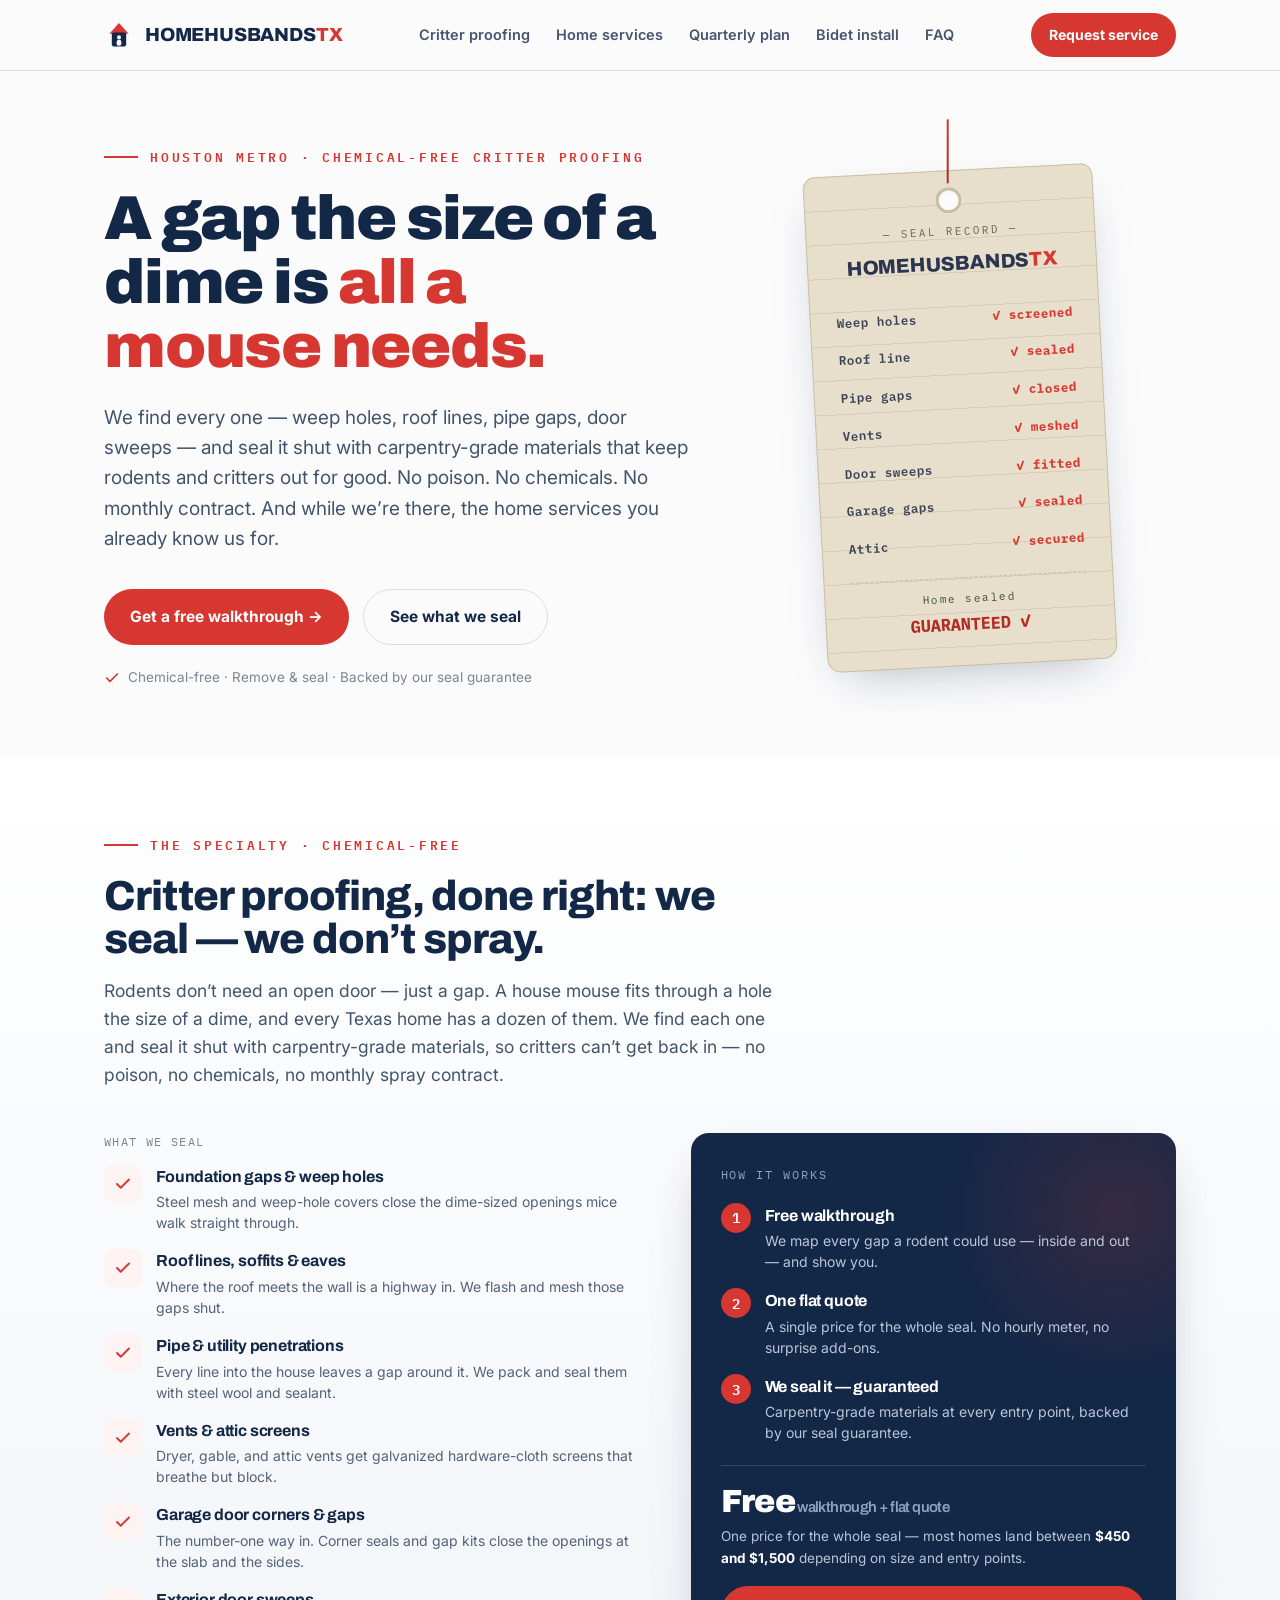
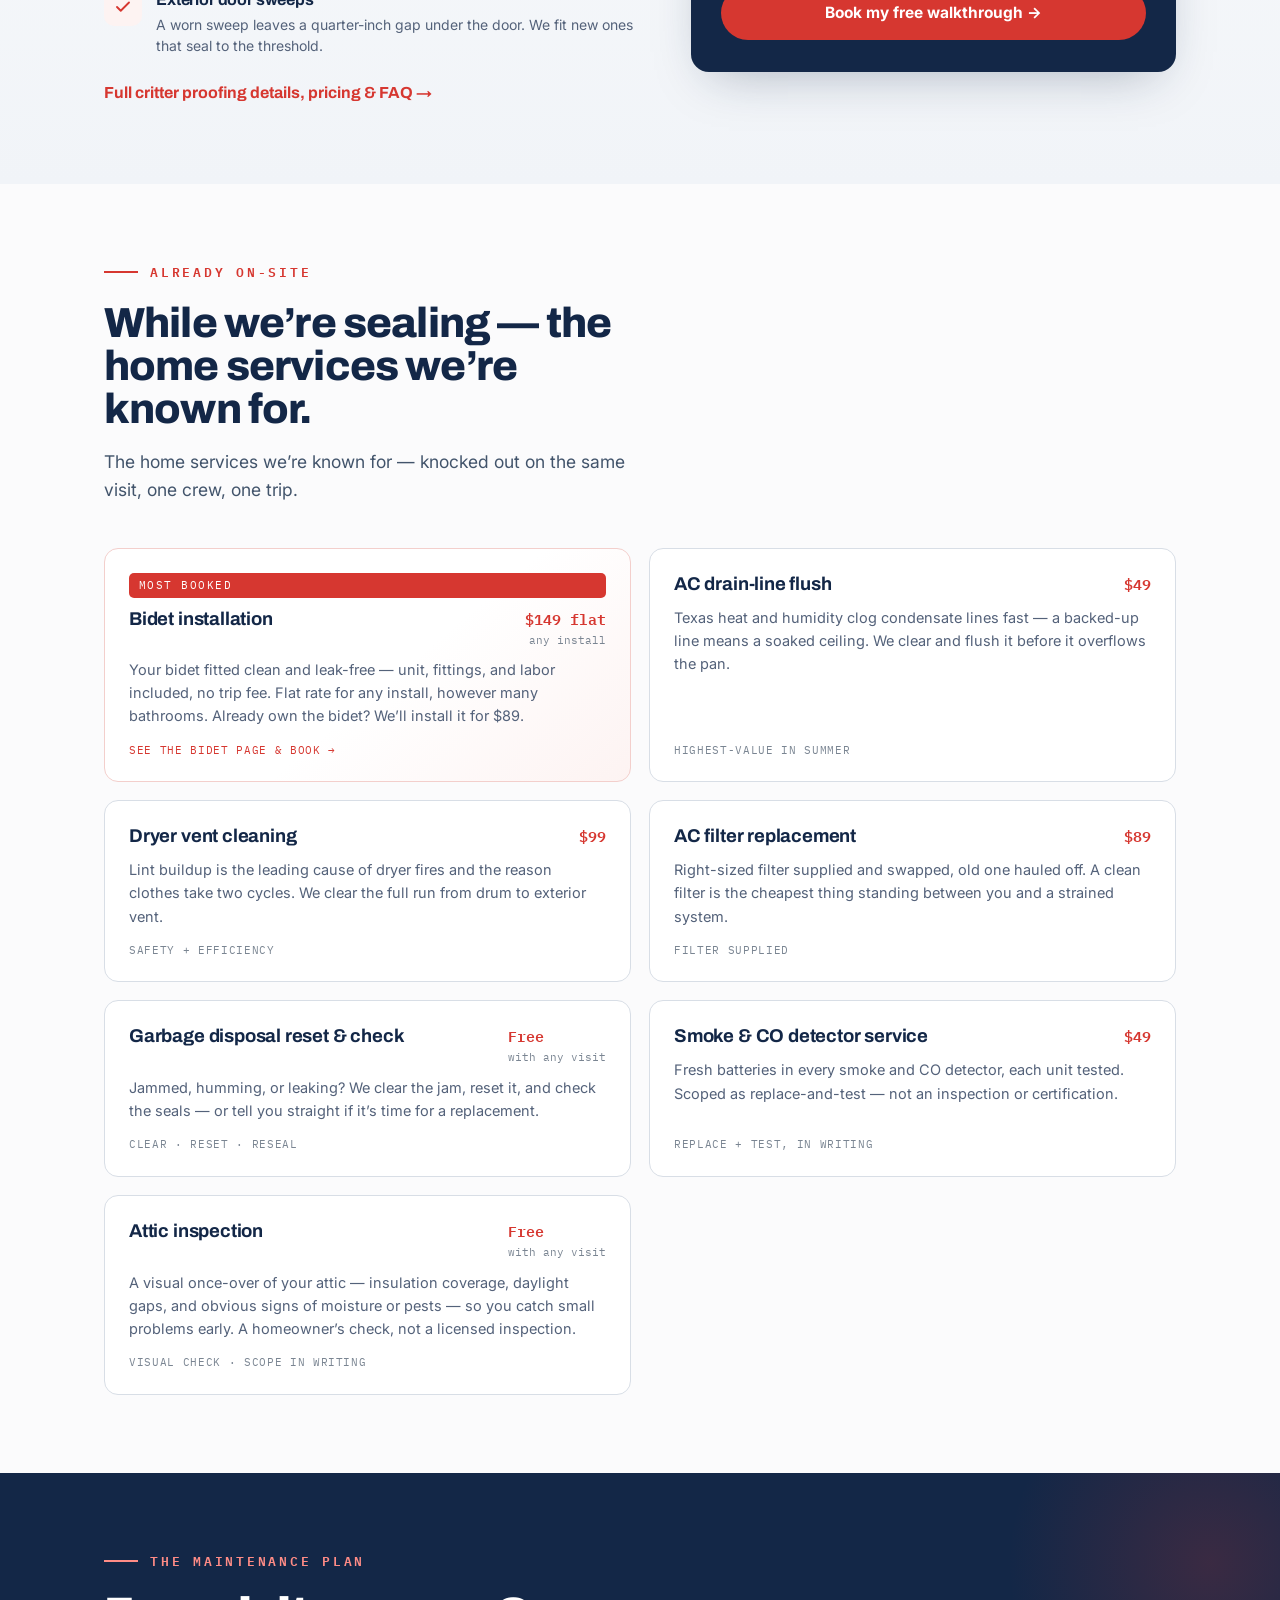
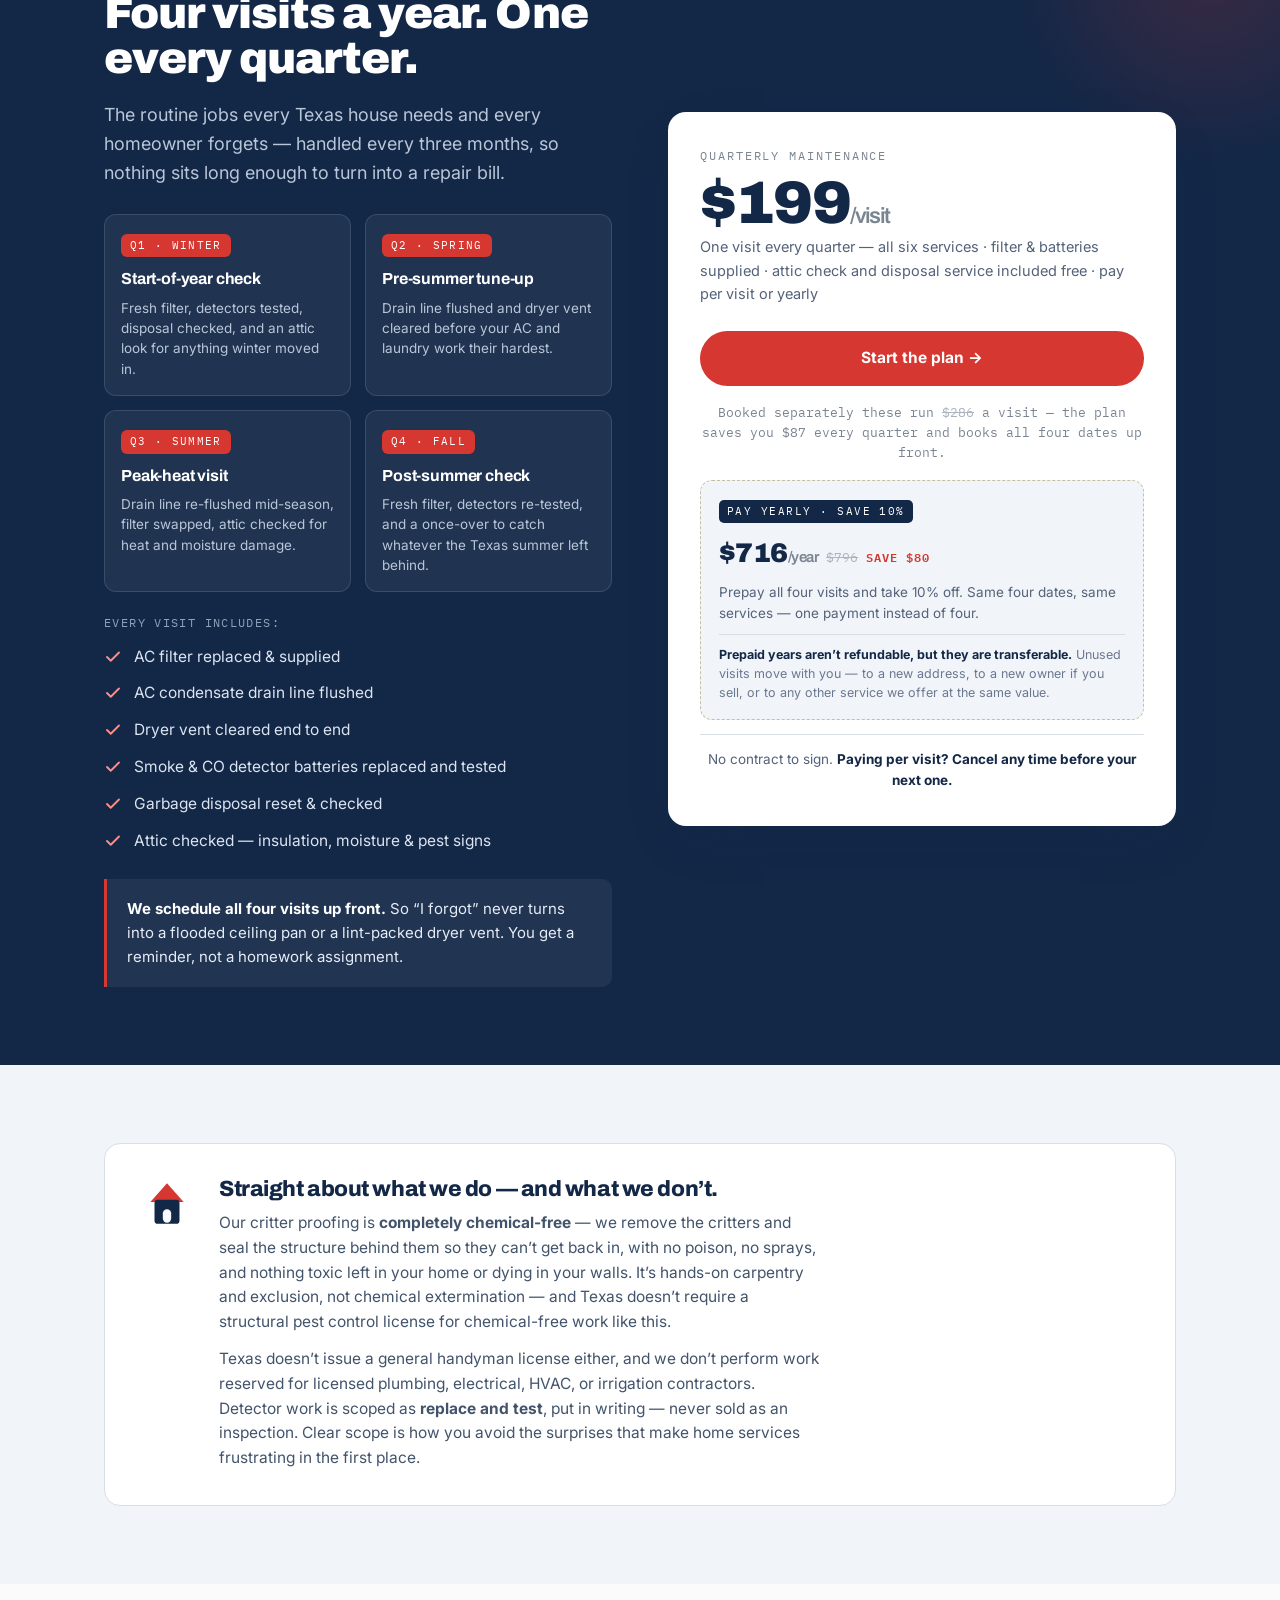
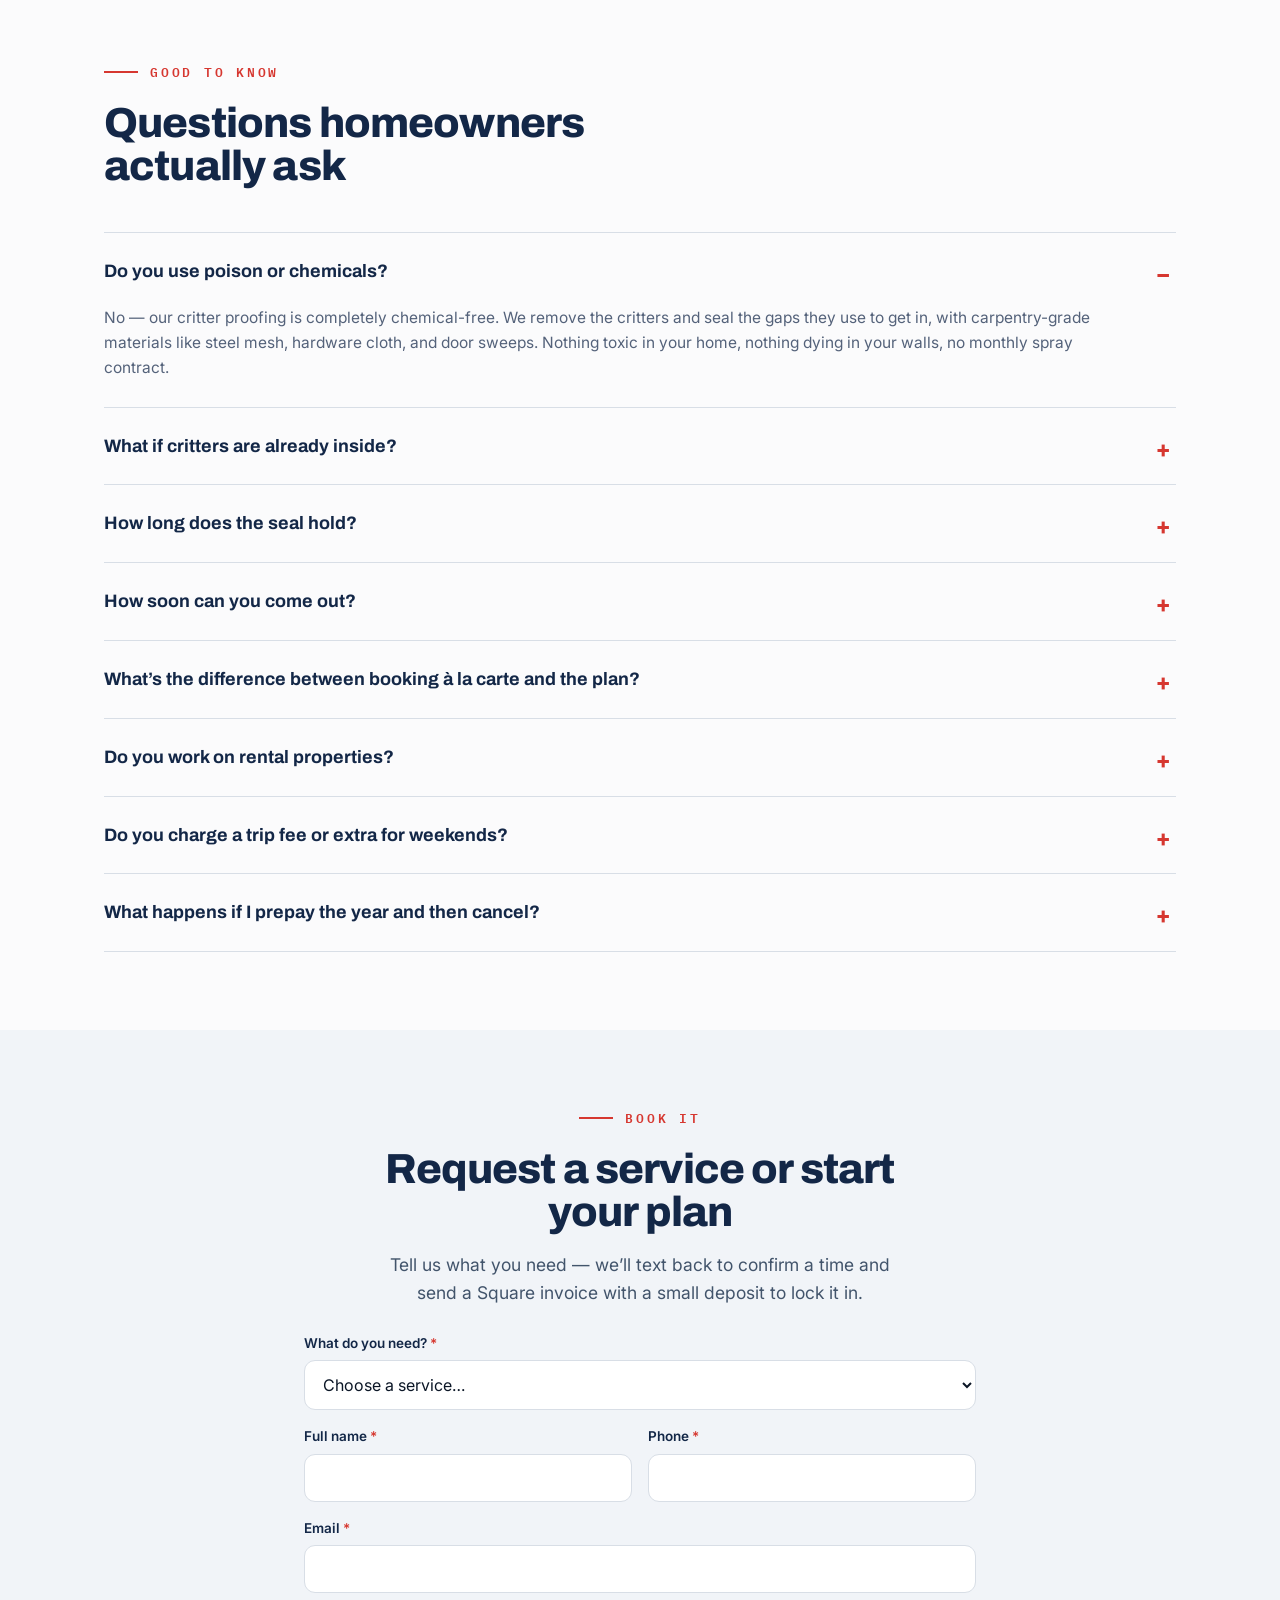
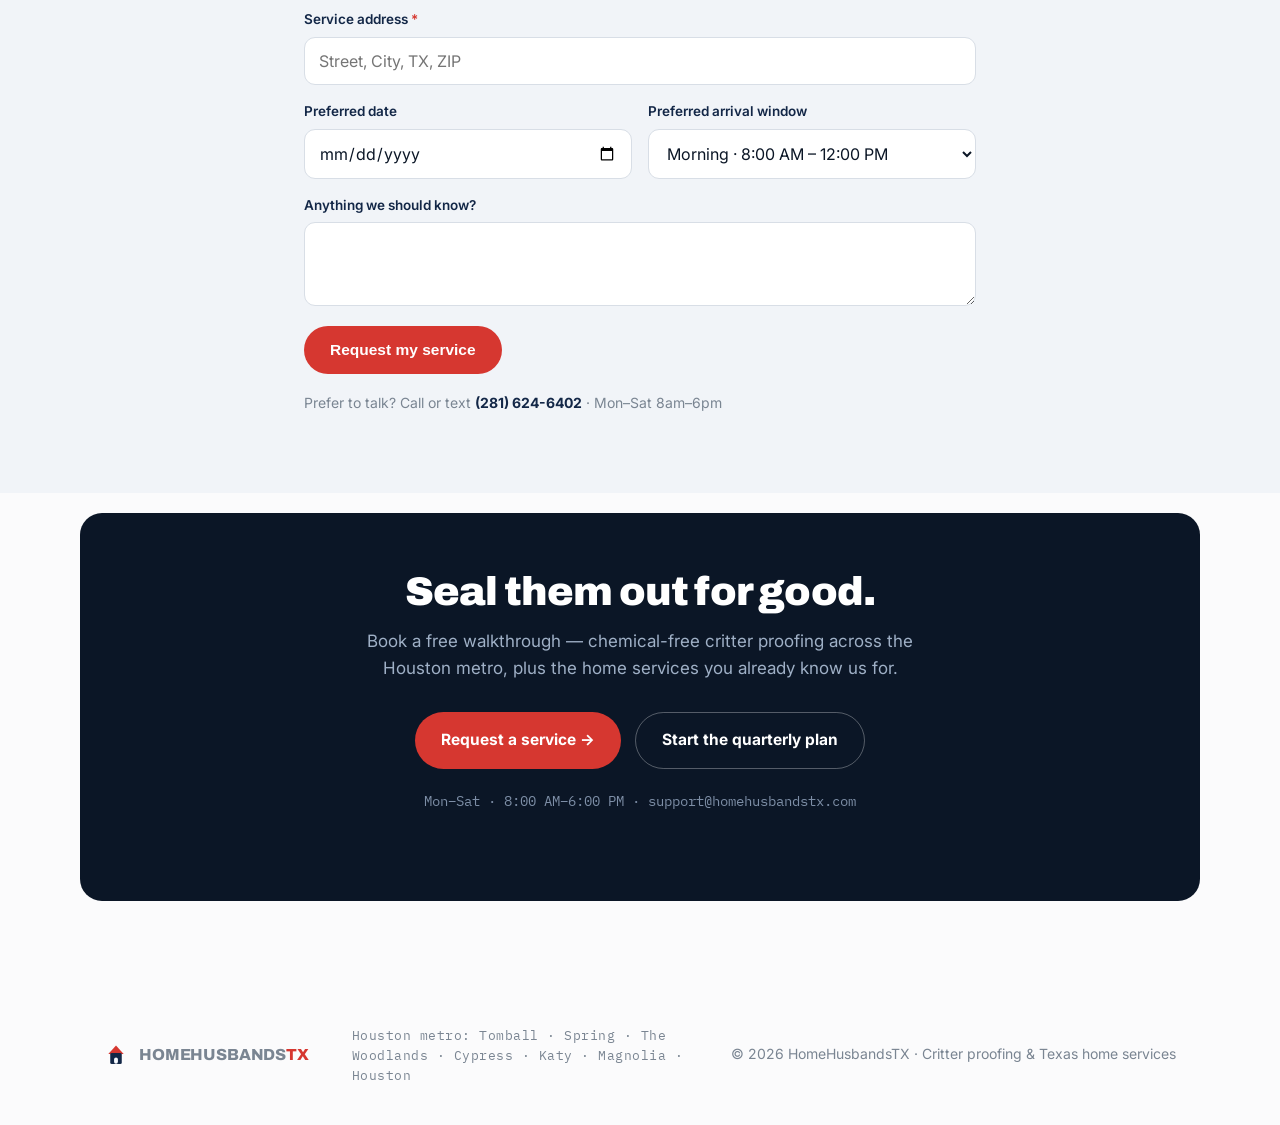
<file: homehusbandstx/site/index.html>
<!DOCTYPE html>
<html lang="en">
<head>
<meta charset="UTF-8">
<meta name="viewport" content="width=device-width, initial-scale=1.0">
<title>Critter Proofing &amp; Home Sealing | HomeHusbandsTx — Houston Metro</title>
<meta name="description" content="Chemical-free critter proofing across the Houston metro — we seal every gap rodents use to get in, no poison and no chemicals. Plus the flat-rate home services we’re known for: bidet installs, drain lines, dryer vents and more.">
<link rel="canonical" href="https://homehusbandstx.com/">
<meta name="robots" content="index, follow, max-image-preview:large">
<meta name="theme-color" content="#132747">

<!-- Icons -->
<link rel="icon" href="/favicon.ico" sizes="any">
<link rel="apple-touch-icon" href="/apple-touch-icon.png">

<!-- Open Graph / social -->
<meta property="og:type" content="website">
<meta property="og:site_name" content="HomeHusbandsTx">
<meta property="og:url" content="https://homehusbandstx.com/">
<meta property="og:title" content="Chemical-Free Critter Proofing | HomeHusbandsTx">
<meta property="og:description" content="We seal every gap rodents use to get in — no poison, no chemicals, no monthly contract. Serving the Houston metro.">
<meta property="og:image" content="https://homehusbandstx.com/og-image.png">
<meta property="og:image:width" content="1200">
<meta property="og:image:height" content="630">
<meta property="og:image:alt" content="HomeHusbandsTx — chemical-free critter proofing, Houston metro">
<meta property="og:locale" content="en_US">
<meta name="twitter:card" content="summary_large_image">
<meta name="twitter:title" content="Chemical-Free Critter Proofing | HomeHusbandsTx">
<meta name="twitter:description" content="We seal every gap rodents use to get in — no poison, no chemicals, no monthly contract. Houston metro.">
<meta name="twitter:image" content="https://homehusbandstx.com/og-image.png">

<link rel="preconnect" href="https://fonts.googleapis.com">
<link rel="preconnect" href="https://fonts.gstatic.com" crossorigin>
<link href="https://fonts.googleapis.com/css2?family=Archivo:wght@500;600;700;800;900&family=Inter:wght@400;500;600&family=IBM+Plex+Mono:wght@400;500;600&display=swap" rel="stylesheet">
<style>
  :root{
    --navy:#132747; --navy-deep:#0E1D33; --ink:#0B1626;
    --red:#D63730; --red-deep:#B22B25;
    --gray:#7A8592; --gray-line:#D8DEE6;
    --paper:#FBFBFC; --paper-2:#F1F4F8;
    --manila:#E7DFCB; --manila-line:#C9BE9F;
    --tag-ink:#3D4A2E;
    --white:#F7FAFF;
    --shadow:0 18px 50px -20px rgba(19,39,71,.35);
  }
  *{box-sizing:border-box;margin:0;padding:0}
  html{scroll-behavior:smooth}
  body{
    font-family:'Inter',system-ui,sans-serif;
    color:var(--navy); background:var(--paper);
    line-height:1.6; -webkit-font-smoothing:antialiased;
  }
  .wrap{max-width:1120px;margin:0 auto;padding:0 24px}
  h1,h2,h3,.display{font-family:'Archivo',sans-serif;line-height:1.03;letter-spacing:-.02em}
  .mono{font-family:'IBM Plex Mono',monospace}
  a{color:inherit;text-decoration:none}

  /* ---------- header ---------- */
  header{position:sticky;top:0;z-index:40;background:rgba(251,251,252,.86);
    backdrop-filter:blur(10px);border-bottom:1px solid var(--gray-line)}
  .nav{display:flex;align-items:center;justify-content:space-between;height:70px}
  .brand{display:flex;align-items:center;gap:11px;font-family:'Archivo';font-weight:800;
    font-size:19px;letter-spacing:-.01em}
  .brand .tx{color:var(--red)}
  .brand svg{display:block}
  .nav-cta{display:inline-flex;align-items:center;gap:8px;background:var(--red);color:#fff;
    font-weight:700;font-size:14px;padding:11px 18px;border-radius:999px;transition:.18s}
  .nav-cta:hover{background:var(--red-deep);transform:translateY(-1px)}
  .nav-links{display:flex;gap:26px;font-weight:600;font-size:14.5px;color:var(--navy)}
  .nav-links a{opacity:.78;transition:.15s}.nav-links a:hover{opacity:1}
  @media(max-width:860px){.nav-links{display:none}}

  /* ---------- hero ---------- */
  .hero{padding:76px 0 68px;position:relative;overflow:hidden}
  .hero-grid{display:grid;grid-template-columns:1.15fr .85fr;gap:54px;align-items:center}
  .eyebrow{font-family:'IBM Plex Mono';font-size:12.5px;letter-spacing:.22em;text-transform:uppercase;
    color:var(--red);font-weight:600;margin-bottom:20px;display:flex;align-items:center;gap:12px}
  .eyebrow::before{content:"";width:34px;height:2px;background:var(--red)}
  .hero h1{font-size:clamp(38px,5.4vw,62px);font-weight:900}
  .hero h1 em{font-style:normal;color:var(--red)}
  .hero p.lead{font-size:19px;color:#42546b;margin:24px 0 34px;max-width:33em}
  .btn-row{display:flex;gap:14px;flex-wrap:wrap}
  .btn{display:inline-flex;align-items:center;gap:9px;font-weight:700;font-size:15.5px;
    padding:15px 26px;border-radius:999px;transition:.18s;cursor:pointer;border:none}
  .btn-primary{background:var(--red);color:#fff}
  .btn-primary:hover{background:var(--red-deep);transform:translateY(-2px);box-shadow:0 12px 26px -12px rgba(214,55,48,.6)}
  .btn-ghost{background:transparent;color:var(--navy);border:1.5px solid var(--gray-line)}
  .btn-ghost:hover{border-color:var(--navy);transform:translateY(-2px)}
  .hero-note{margin-top:22px;font-size:13.5px;color:var(--gray);display:flex;gap:8px;align-items:center}

  /* ---------- the signature: service tag ---------- */
  .tag-hang{display:flex;justify-content:center;perspective:900px}
  .tag{position:relative;width:290px;background:var(--manila);
    border-radius:12px 12px 14px 14px;padding:30px 26px 26px;
    box-shadow:var(--shadow);transform:rotate(-3deg);
    background-image:repeating-linear-gradient(transparent,transparent 33px,rgba(120,110,80,.16) 33px,rgba(120,110,80,.16) 34px);
    border:1px solid var(--manila-line)}
  .tag::before{content:"";position:absolute;top:16px;left:50%;transform:translateX(-50%);
    width:26px;height:26px;border-radius:50%;background:var(--paper);
    box-shadow:inset 0 0 0 3px var(--manila-line),inset 0 2px 4px rgba(0,0,0,.15)}
  .tag-string{position:absolute;top:-52px;left:50%;width:2px;height:64px;
    background:linear-gradient(var(--red),var(--red-deep));transform:translateX(-50%) rotate(3deg);transform-origin:bottom}
  .tag-head{margin-top:22px;font-family:'IBM Plex Mono';font-size:11px;letter-spacing:.18em;
    color:var(--tag-ink);text-transform:uppercase;text-align:center;opacity:.8}
  .tag-title{font-family:'Archivo';font-weight:800;font-size:20px;text-align:center;color:#2b3550;
    margin:6px 0 20px;letter-spacing:-.01em}
  .tag-row{font-family:'IBM Plex Mono';font-size:12.5px;color:#3a4256;display:flex;
    justify-content:space-between;padding:7px 0;line-height:1.9}
  .tag-row b{font-weight:600}
  .tag-check{color:var(--red);font-weight:700}
  .tag-due{margin-top:14px;padding-top:12px;border-top:1.5px dashed var(--manila-line);
    text-align:center;font-family:'IBM Plex Mono';font-size:11px;letter-spacing:.14em;color:var(--tag-ink)}
  .tag-due strong{display:block;font-size:17px;color:var(--red-deep);letter-spacing:0;margin-top:4px}
  @media(max-width:860px){
    .hero-grid{grid-template-columns:1fr;gap:52px}
    .tag-hang{margin-top:10px}
  }

  /* ---------- section framing ---------- */
  section{padding:78px 0}
  .sec-head{max-width:34em;margin-bottom:44px}
  .sec-head h2{font-size:clamp(29px,3.6vw,42px);font-weight:800}
  .sec-head p{color:#42546b;font-size:17.5px;margin-top:16px}

  /* ---------- services grid ---------- */
  .svc-grid{display:grid;grid-template-columns:repeat(2,1fr);gap:18px}
  .svc{background:#fff;border:1px solid var(--gray-line);border-radius:14px;padding:24px 24px 22px;
    display:flex;flex-direction:column;transition:.2s;position:relative;overflow:hidden}
  .svc::before{content:"";position:absolute;left:0;top:0;bottom:0;width:3px;background:var(--red);
    transform:scaleY(0);transform-origin:top;transition:.22s}
  .svc:hover{transform:translateY(-3px);box-shadow:var(--shadow);border-color:transparent}
  .svc:hover::before{transform:scaleY(1)}
  .svc-top{display:flex;justify-content:space-between;align-items:baseline;gap:12px}
  .svc h3{font-size:18.5px;font-weight:700;letter-spacing:-.01em}
  .svc .price{font-family:'IBM Plex Mono';font-weight:600;font-size:15px;color:var(--red);white-space:nowrap}
  .svc .price small{color:var(--gray);font-weight:400;font-size:11px;display:block;text-align:right}
  .svc p{color:#54627a;font-size:14.5px;margin-top:9px}
  .svc .flag{margin-top:auto;padding-top:14px;font-family:'IBM Plex Mono';font-size:11px;
    letter-spacing:.06em;color:var(--gray);text-transform:uppercase}
  .flagship{background:linear-gradient(140deg,#fff 55%,#fdf3f2);border-color:#f3cfcc}
  .flagship .badge{display:inline-block;background:var(--red);color:#fff;font-family:'IBM Plex Mono';
    font-size:10.5px;letter-spacing:.14em;padding:4px 10px;border-radius:5px;text-transform:uppercase;margin-bottom:10px}
  @media(max-width:680px){.svc-grid{grid-template-columns:1fr}}

  /* ---------- annual plan (inverted) ---------- */
  .plan{background:var(--navy);color:var(--white);position:relative;overflow:hidden}
  .plan::after{content:"";position:absolute;right:-140px;top:-120px;width:420px;height:420px;
    background:radial-gradient(circle,rgba(214,55,48,.20),transparent 68%)}
  .plan-grid{display:grid;grid-template-columns:1fr 1fr;gap:56px;align-items:center;position:relative;z-index:2}
  .plan .eyebrow{color:#ff8c86}.plan .eyebrow::before{background:#ff8c86}
  .plan h2{font-size:clamp(30px,3.8vw,44px);font-weight:900;color:#fff}
  .plan .lead{color:#b9c6d8;font-size:18px;margin:20px 0 26px;max-width:30em}
  .incl{list-style:none;display:grid;gap:12px;margin-bottom:8px}
  .incl li{display:flex;gap:12px;align-items:flex-start;font-size:15.5px;color:#dbe4f0}
  .incl li svg{flex:none;margin-top:3px}
  .promise{margin-top:26px;padding:18px 20px;background:rgba(255,255,255,.06);border-left:3px solid var(--red);
    border-radius:0 10px 10px 0;font-size:15px;color:#e6ecf5}
  .promise b{color:#fff}
  .price-card{background:#fff;color:var(--navy);border-radius:18px;padding:34px 32px;box-shadow:var(--shadow)}
  .price-card .kicker{font-family:'IBM Plex Mono';font-size:12px;letter-spacing:.16em;
    text-transform:uppercase;color:var(--gray)}
  .price-card .amt{font-family:'Archivo';font-weight:900;font-size:60px;letter-spacing:-.03em;
    line-height:1;margin:8px 0 2px}
  .price-card .amt span{font-size:22px;color:var(--gray);font-weight:600}
  .price-card .sub{color:#54627a;font-size:14.5px;margin-bottom:22px}
  .price-card .compare{font-family:'IBM Plex Mono';font-size:12.5px;color:var(--gray);
    margin-top:16px;text-align:center}
  .price-card .compare s{color:#aab3bf}
  .price-card .btn{width:100%;justify-content:center;margin-top:4px}
  .prepay{margin-top:18px;padding:16px 18px;background:var(--paper-2);
    border:1px dashed var(--manila-line);border-radius:12px}
  .prepay .pp-tag{display:inline-block;background:var(--navy);color:#fff;font-family:'IBM Plex Mono';
    font-size:10.5px;letter-spacing:.14em;text-transform:uppercase;padding:3px 8px;border-radius:5px;margin-bottom:9px}
  .prepay .pp-row{display:flex;align-items:baseline;gap:8px;flex-wrap:wrap}
  .prepay .pp-amt{font-family:'Archivo';font-weight:900;font-size:27px;letter-spacing:-.02em;color:var(--navy)}
  .prepay .pp-was{font-family:'IBM Plex Mono';font-size:13px;color:#aab3bf;text-decoration:line-through}
  .prepay .pp-save{font-family:'IBM Plex Mono';font-size:11.5px;letter-spacing:.08em;text-transform:uppercase;
    color:var(--red);font-weight:600}
  .prepay p{font-size:13.5px;color:#54627a;margin-top:7px;line-height:1.55}
  .prepay .pp-terms{font-size:12.5px;color:#6b7891;margin-top:10px;padding-top:10px;
    border-top:1px solid var(--gray-line)}
  .prepay .pp-terms b{color:var(--navy)}
  @media(max-width:820px){.plan-grid{grid-template-columns:1fr;gap:40px}}

  /* ---------- honesty / trust ---------- */
  .honest{background:var(--paper-2)}
  .honest-box{background:#fff;border:1px solid var(--gray-line);border-radius:16px;
    padding:34px 36px;display:grid;grid-template-columns:auto 1fr;gap:26px;align-items:start}
  .honest-box .mark{width:52px;height:52px;flex:none}
  .honest h3{font-size:22px;font-weight:800;margin-bottom:10px}
  .honest p{color:#42546b;font-size:15.5px;max-width:60ch}
  .honest p+p{margin-top:12px}
  @media(max-width:620px){.honest-box{grid-template-columns:1fr}}

  /* ---------- faq ---------- */
  .faq-list{display:grid;gap:0;border-top:1px solid var(--gray-line)}
  details{border-bottom:1px solid var(--gray-line);padding:4px 0}
  summary{cursor:pointer;list-style:none;padding:20px 40px 20px 0;font-family:'Archivo';
    font-weight:700;font-size:18px;position:relative;transition:.15s}
  summary::-webkit-details-marker{display:none}
  summary::after{content:"+";position:absolute;right:6px;top:18px;font-size:24px;color:var(--red);
    font-family:'IBM Plex Mono';transition:.2s}
  details[open] summary::after{content:"–"}
  summary:hover{color:var(--red)}
  details p{padding:0 40px 22px 0;color:#54627a;font-size:15.5px}

  /* ---------- footer cta ---------- */
  .foot-cta{background:var(--ink);color:#fff;text-align:center;border-radius:22px;
    padding:58px 32px;margin:0 auto;max-width:1120px}
  .foot-cta h2{font-size:clamp(28px,3.6vw,40px);font-weight:900;color:#fff}
  .foot-cta p{color:#9fb0c6;font-size:17px;margin:16px auto 30px;max-width:34em}
  footer{padding:46px 0 40px;color:var(--gray);font-size:14px}
  .foot-row{display:flex;justify-content:space-between;gap:24px;flex-wrap:wrap;align-items:center}
  .area{font-family:'IBM Plex Mono';font-size:12.5px;letter-spacing:.04em;color:var(--gray);max-width:42ch}

  /* quarterly plan visits */
  .visits{display:grid;grid-template-columns:1fr 1fr;gap:14px;margin:22px 0 22px}
  .visit{background:rgba(255,255,255,.06);border:1px solid rgba(255,255,255,.12);border-radius:12px;padding:16px}
  .visit .vtag{display:inline-block;background:var(--red);color:#fff;font-family:'IBM Plex Mono';font-size:11px;letter-spacing:.12em;text-transform:uppercase;padding:3px 9px;border-radius:6px;margin-bottom:9px}
  .visit h4{font-family:'Archivo';font-size:16px;color:#fff;margin-bottom:6px;letter-spacing:-.01em}
  .visit p{color:#b9c6d8;font-size:13.5px;line-height:1.5}
  .incl-cap{font-family:'IBM Plex Mono';font-size:11.5px;letter-spacing:.12em;text-transform:uppercase;color:#8fa2ba;margin-bottom:12px}
  .price-card .single{margin-top:14px;padding-top:14px;border-top:1px solid var(--gray-line);font-size:13.5px;color:#54627a;text-align:center}
  .price-card .single b{color:var(--navy)}
  @media(max-width:820px){.visits{grid-template-columns:1fr}}

  /* booking form */
  .book{background:var(--paper-2)}
  .book-in{max-width:720px;margin:0 auto}
  .book form{display:grid;gap:16px;margin-top:8px}
  .frow{display:grid;grid-template-columns:1fr 1fr;gap:16px}
  .ffield{display:flex;flex-direction:column;gap:6px;min-width:0}
  .ffield.full{grid-column:1/-1}
  .book label{font-size:13.5px;font-weight:600;color:var(--navy)}
  .book .req{color:var(--red)}
  .book input,.book select,.book textarea{font-family:'Inter';font-size:16px;padding:13px 14px;
    border:1.5px solid var(--gray-line);border-radius:11px;background:#fff;color:var(--ink);width:100%;min-width:0;max-width:100%}
  .book input:focus,.book select:focus,.book textarea:focus{outline:none;border-color:var(--navy);box-shadow:0 0 0 3px rgba(19,39,71,.08)}
  .book textarea{resize:vertical;min-height:84px}
  .book .btn{justify-self:start;border:none;cursor:pointer;margin-top:4px}
  .call-alt{font-size:14px;color:var(--gray);margin-top:2px}
  .call-alt a{color:var(--navy);font-weight:700}
  .book .ok{display:none;background:#E8F6EC;border:1px solid #BFE6C9;color:#1C6B34;padding:16px 18px;border-radius:12px;font-size:15px;text-align:center;margin-bottom:8px}
  .book .ok.show{display:block}
  @media(max-width:640px){.frow{grid-template-columns:1fr}}

  /* reveal */
  .rv{opacity:0;transform:translateY(18px);transition:.6s cubic-bezier(.2,.7,.2,1)}
  .rv.in{opacity:1;transform:none}
  @media(prefers-reduced-motion:reduce){.rv{opacity:1;transform:none;transition:none}
    html{scroll-behavior:auto}.btn:hover,.svc:hover,.nav-cta:hover{transform:none}}

  /* ---------- critter proofing (hero service) ---------- */
  .critter{background:linear-gradient(180deg,#fff,var(--paper-2))}
  .critter-grid{display:grid;grid-template-columns:1.05fr .95fr;gap:50px;align-items:start}
  .seal-list{list-style:none;display:grid;gap:15px;margin-top:4px}
  .seal-list li{display:flex;gap:14px;align-items:flex-start}
  .seal-list .ic{flex:none;width:38px;height:38px;border-radius:10px;background:#fdf3f2;
    display:flex;align-items:center;justify-content:center;margin-top:1px}
  .seal-list h4{font-family:'Archivo';font-size:16px;font-weight:700;color:var(--navy);letter-spacing:-.01em}
  .seal-list p{font-size:14px;color:#54627a;margin-top:2px;line-height:1.5}
  .how-card{background:var(--navy);color:var(--white);border-radius:18px;padding:32px 30px;
    box-shadow:var(--shadow);position:relative;overflow:hidden}
  .how-card::after{content:"";position:absolute;right:-120px;top:-100px;width:360px;height:360px;
    background:radial-gradient(circle,rgba(214,55,48,.18),transparent 68%)}
  .how-card .kicker{font-family:'IBM Plex Mono';font-size:12px;letter-spacing:.16em;text-transform:uppercase;
    color:#8fa2ba;position:relative;z-index:2}
  .how-steps{display:grid;gap:16px;margin:18px 0 22px;position:relative;z-index:2}
  .how-step{display:flex;gap:14px;align-items:flex-start}
  .how-step .n{flex:none;width:30px;height:30px;border-radius:50%;background:var(--red);color:#fff;
    font-family:'IBM Plex Mono';font-weight:600;font-size:14px;display:flex;align-items:center;justify-content:center}
  .how-step h4{font-family:'Archivo';font-size:16px;color:#fff;margin-bottom:2px;letter-spacing:-.01em}
  .how-step p{color:#b9c6d8;font-size:14px;line-height:1.5}
  .how-price{position:relative;z-index:2;border-top:1px solid rgba(255,255,255,.14);padding-top:20px;margin-top:2px}
  .how-price .amt{font-family:'Archivo';font-weight:900;font-size:32px;color:#fff;letter-spacing:-.02em;line-height:1}
  .how-price .amt span{font-size:15px;color:#8fa2ba;font-weight:600}
  .how-price .btn{width:100%;justify-content:center;margin-top:16px}
  .seal-guarantee{margin-top:30px;padding:18px 22px;background:#fdf3f2;border-left:3px solid var(--red);
    border-radius:0 12px 12px 0;font-size:15px;color:#5a2a27;line-height:1.6}
  .seal-guarantee b{color:var(--red-deep)}
  .more-link{display:inline-flex;align-items:center;gap:8px;margin-top:24px;font-family:'Archivo';
    font-weight:700;font-size:16px;color:var(--red)}
  .more-link:hover{text-decoration:underline}
  @media(max-width:820px){.critter-grid{grid-template-columns:1fr;gap:38px}}
</style>
<script type="application/ld+json">
{
  "@context": "https://schema.org",
  "@graph": [
    {
      "@type": [
        "HomeAndConstructionBusiness",
        "LocalBusiness"
      ],
      "@id": "https://homehusbandstx.com/#business",
      "name": "HomeHusbandsTx",
      "description": "Chemical-free critter proofing and flat-rate home maintenance serving the Houston metro. We remove rodents and seal the structural gaps they use to get in — no poison, no monthly spray contract.",
      "url": "https://homehusbandstx.com/",
      "telephone": "+1-281-624-6402",
      "email": "support@homehusbandstx.com",
      "image": "https://homehusbandstx.com/og-image.png",
      "logo": "https://homehusbandstx.com/apple-touch-icon.png",
      "priceRange": "$49-$1500",
      "address": {
        "@type": "PostalAddress",
        "addressLocality": "Tomball",
        "addressRegion": "TX",
        "addressCountry": "US"
      },
      "openingHoursSpecification": [
        {
          "@type": "OpeningHoursSpecification",
          "dayOfWeek": [
            "Monday",
            "Tuesday",
            "Wednesday",
            "Thursday",
            "Friday",
            "Saturday"
          ],
          "opens": "08:00",
          "closes": "18:00"
        }
      ],
      "areaServed": [
        { "@type": "City", "name": "Tomball", "addressRegion": "TX" },
        { "@type": "City", "name": "Spring", "addressRegion": "TX" },
        { "@type": "City", "name": "The Woodlands", "addressRegion": "TX" },
        { "@type": "City", "name": "Cypress", "addressRegion": "TX" },
        { "@type": "City", "name": "Katy", "addressRegion": "TX" },
        { "@type": "City", "name": "Magnolia", "addressRegion": "TX" },
        { "@type": "City", "name": "Houston", "addressRegion": "TX" }
      ],
      "hasOfferCatalog": {
        "@type": "OfferCatalog",
        "name": "Critter proofing & home services",
        "itemListElement": [
          {
            "@type": "Offer",
            "url": "https://homehusbandstx.com/critter-proofing/",
            "priceCurrency": "USD",
            "priceSpecification": {
              "@type": "PriceSpecification",
              "minPrice": "450",
              "maxPrice": "1500",
              "priceCurrency": "USD"
            },
            "itemOffered": {
              "@type": "Service",
              "name": "Chemical-free critter proofing & structural sealing"
            }
          },
          {
            "@type": "Offer",
            "price": "149",
            "priceCurrency": "USD",
            "itemOffered": {
              "@type": "Service",
              "name": "Bidet supply & installation"
            },
            "url": "https://homehusbandstx.com/bidet-installation-houston/"
          },
          {
            "@type": "Offer",
            "price": "199",
            "priceCurrency": "USD",
            "itemOffered": {
              "@type": "Service",
              "name": "Quarterly home maintenance plan — one visit every quarter"
            },
            "description": "$199 per quarterly visit, or $716 prepaid for the year (10% off)."
          },
          {
            "@type": "Offer",
            "price": "99",
            "priceCurrency": "USD",
            "itemOffered": {
              "@type": "Service",
              "name": "Dryer vent cleaning"
            }
          },
          {
            "@type": "Offer",
            "price": "89",
            "priceCurrency": "USD",
            "itemOffered": {
              "@type": "Service",
              "name": "AC filter replacement"
            }
          },
          {
            "@type": "Offer",
            "price": "49",
            "priceCurrency": "USD",
            "itemOffered": {
              "@type": "Service",
              "name": "AC condensate drain-line flush"
            }
          },
          {
            "@type": "Offer",
            "price": "49",
            "priceCurrency": "USD",
            "itemOffered": {
              "@type": "Service",
              "name": "Smoke & CO detector battery replacement and test"
            }
          },
          {
            "@type": "Offer",
            "price": "0",
            "priceCurrency": "USD",
            "itemOffered": {
              "@type": "Service",
              "name": "Attic inspection (free with any visit)"
            }
          },
          {
            "@type": "Offer",
            "price": "0",
            "priceCurrency": "USD",
            "itemOffered": {
              "@type": "Service",
              "name": "Garbage disposal reset & check (free with any visit)"
            }
          },
          {
            "@type": "Offer",
            "price": "716",
            "priceCurrency": "USD",
            "itemOffered": {
              "@type": "Service",
              "name": "Quarterly maintenance plan — prepaid annual (10% discount)"
            },
            "description": "Four quarterly visits prepaid at 10% off. Non-refundable but transferable to a new address, a new owner, or another service."
          }
        ]
      }
    },
    {
      "@type": "WebSite",
      "@id": "https://homehusbandstx.com/#website",
      "url": "https://homehusbandstx.com/",
      "name": "HomeHusbandsTx",
      "publisher": {
        "@id": "https://homehusbandstx.com/#business"
      }
    },
    {
      "@type": "FAQPage",
      "@id": "https://homehusbandstx.com/#faq",
      "mainEntity": [
        {
          "@type": "Question",
          "name": "Do you use poison or chemicals?",
          "acceptedAnswer": {
            "@type": "Answer",
            "text": "No — our critter proofing is completely chemical-free. We remove the critters and seal the gaps they use to get in, with carpentry-grade materials like steel mesh, hardware cloth, and door sweeps. Nothing toxic in your home, nothing dying in your walls, no monthly spray contract."
          }
        },
        {
          "@type": "Question",
          "name": "What if critters are already inside?",
          "acceptedAnswer": {
            "@type": "Answer",
            "text": "We remove them and seal the structure behind them — chemical-free — so nothing gets back in. That's the permanent fix: get them out, then close every gap they used, for good."
          }
        },
        {
          "@type": "Question",
          "name": "How long does the seal hold?",
          "acceptedAnswer": {
            "@type": "Answer",
            "text": "Because it's physical sealing and not a treatment that wears off, a proper exclusion lasts for years — and we back it with a seal guarantee. If something we sealed opens back up, we come fix it."
          }
        },
        {
          "@type": "Question",
          "name": "How soon can you come out?",
          "acceptedAnswer": {
            "@type": "Answer",
            "text": "Most one-off jobs are booked within two to three days. Plan visits run on a quarterly cycle — and we set the next date before we leave, so it never slips."
          }
        },
        {
          "@type": "Question",
          "name": "What's the difference between booking à la carte and the plan?",
          "acceptedAnswer": {
            "@type": "Answer",
            "text": "À la carte, you call when something needs doing and pay the flat rate for that job. The plan bundles the whole list into one scheduled visit every quarter at $199 — versus $286 booking those same services separately — with the filter and batteries supplied, the attic inspection and disposal check included free, and all four dates set in advance. Pay per visit, or prepay the year for $716 and save 10%."
          }
        },
        {
          "@type": "Question",
          "name": "Do you work on rental properties?",
          "acceptedAnswer": {
            "@type": "Answer",
            "text": "Yes — the plan suits landlords well. Documented quarterly maintenance helps with tenant disputes and insurance claims, and we can send the visit summary to you and the tenant separately."
          }
        },
        {
          "@type": "Question",
          "name": "Do you charge a trip fee or extra for weekends?",
          "acceptedAnswer": {
            "@type": "Answer",
            "text": "No trip fee, and the flat rate is the same whichever day we come out. What we quote is what you pay."
          }
        },
        {
          "@type": "Question",
          "name": "What happens if I prepay the year and then cancel?",
          "acceptedAnswer": {
            "@type": "Answer",
            "text": "Prepaid years aren't refundable, but they're fully transferable — you never lose the value. Unused visits can move to a new address if you move, transfer to the new owner if you sell the home, or be applied at the same value toward any other service we offer, including critter proofing. If you'd rather keep the flexibility to stop, pay per visit at $199 instead and cancel any time before your next one."
          }
        }
      ]
    }
  ]
}
</script>
</head>
<body>

<header>
  <div class="wrap nav">
    <a class="brand" href="#top" aria-label="HomeHusbandsTX home">
      <svg width="30" height="30" viewBox="0 0 100 100" aria-hidden="true">
        <polygon points="50,10 82,46 18,46" fill="#D63730"/>
        <rect x="26" y="42" width="48" height="46" rx="6" fill="#132747"/>
        <rect x="44" y="52" width="12" height="12" rx="3" fill="#F7FAFF"/>
        <rect x="42" y="66" width="16" height="20" rx="8" fill="#F7FAFF"/>
      </svg>
      <span>HOMEHUSBANDS<span class="tx">TX</span></span>
    </a>
    <nav class="nav-links">
      <a href="/critter-proofing/">Critter proofing</a>
      <a href="#services">Home services</a>
      <a href="#plan">Quarterly plan</a>
      <a href="/bidet-installation-houston/">Bidet install</a>
      <a href="#faq">FAQ</a>
    </nav>
    <a class="nav-cta" href="#book">Request service</a>
  </div>
</header>

<!-- ============ HERO ============ -->
<a id="top"></a>
<section class="hero">
  <div class="wrap hero-grid">
    <div>
      <div class="eyebrow">Houston metro · Chemical-free critter proofing</div>
      <h1>A gap the size of a dime is <em>all a mouse needs.</em></h1>
      <p class="lead">We find every one — weep holes, roof lines, pipe gaps, door sweeps — and seal it shut
        with carpentry-grade materials that keep rodents and critters out for good. No poison. No chemicals.
        No monthly contract. And while we’re there, the home services you already know us for.</p>
      <div class="btn-row">
        <a class="btn btn-primary" href="#book">Get a free walkthrough →</a>
        <a class="btn btn-ghost" href="/critter-proofing/">See what we seal</a>
      </div>
      <div class="hero-note">
        <svg width="16" height="16" viewBox="0 0 24 24" fill="none"><path d="M20 6 9 17l-5-5" stroke="#D63730" stroke-width="2.5" stroke-linecap="round" stroke-linejoin="round"/></svg>
        Chemical-free · Remove &amp; seal · Backed by our seal guarantee
      </div>
    </div>

    <div class="tag-hang">
      <div class="tag" role="img" aria-label="HomeHusbandsTX service record tag">
        <span class="tag-string"></span>
        <div class="tag-head">— Seal Record —</div>
        <div class="tag-title">HOMEHUSBANDS<span style="color:#D63730">TX</span></div>
        <div class="tag-row"><b>Weep holes</b><span class="tag-check">✓ screened</span></div>
        <div class="tag-row"><b>Roof line</b><span class="tag-check">✓ sealed</span></div>
        <div class="tag-row"><b>Pipe gaps</b><span class="tag-check">✓ closed</span></div>
        <div class="tag-row"><b>Vents</b><span class="tag-check">✓ meshed</span></div>
        <div class="tag-row"><b>Door sweeps</b><span class="tag-check">✓ fitted</span></div>
        <div class="tag-row"><b>Garage gaps</b><span class="tag-check">✓ sealed</span></div>
        <div class="tag-row"><b>Attic</b><span class="tag-check">✓ secured</span></div>
        <div class="tag-due">Home sealed<strong>GUARANTEED ✓</strong></div>
      </div>
    </div>
  </div>
</section>

<!-- ============ CRITTER PROOFING (HERO SERVICE) ============ -->
<section id="critter" class="critter">
  <div class="wrap">
    <div class="sec-head rv" style="max-width:42em">
      <div class="eyebrow">The specialty · Chemical-free</div>
      <h2>Critter proofing, done right: we seal — we don’t spray.</h2>
      <p>Rodents don’t need an open door — just a gap. A house mouse fits through a hole the size of a dime, and
        every Texas home has a dozen of them. We find each one and seal it shut with carpentry-grade materials, so
        critters can’t get back in — no poison, no chemicals, no monthly spray contract.</p>
    </div>

    <div class="critter-grid">
      <div class="rv">
        <div class="incl-cap" style="color:var(--gray)">What we seal</div>
        <ul class="seal-list">
          <li>
            <span class="ic"><svg width="18" height="18" viewBox="0 0 24 24" fill="none"><path d="M20 6 9 17l-5-5" stroke="#D63730" stroke-width="2.5" stroke-linecap="round" stroke-linejoin="round"/></svg></span>
            <div><h4>Foundation gaps &amp; weep holes</h4><p>Steel mesh and weep-hole covers close the dime-sized openings mice walk straight through.</p></div>
          </li>
          <li>
            <span class="ic"><svg width="18" height="18" viewBox="0 0 24 24" fill="none"><path d="M20 6 9 17l-5-5" stroke="#D63730" stroke-width="2.5" stroke-linecap="round" stroke-linejoin="round"/></svg></span>
            <div><h4>Roof lines, soffits &amp; eaves</h4><p>Where the roof meets the wall is a highway in. We flash and mesh those gaps shut.</p></div>
          </li>
          <li>
            <span class="ic"><svg width="18" height="18" viewBox="0 0 24 24" fill="none"><path d="M20 6 9 17l-5-5" stroke="#D63730" stroke-width="2.5" stroke-linecap="round" stroke-linejoin="round"/></svg></span>
            <div><h4>Pipe &amp; utility penetrations</h4><p>Every line into the house leaves a gap around it. We pack and seal them with steel wool and sealant.</p></div>
          </li>
          <li>
            <span class="ic"><svg width="18" height="18" viewBox="0 0 24 24" fill="none"><path d="M20 6 9 17l-5-5" stroke="#D63730" stroke-width="2.5" stroke-linecap="round" stroke-linejoin="round"/></svg></span>
            <div><h4>Vents &amp; attic screens</h4><p>Dryer, gable, and attic vents get galvanized hardware-cloth screens that breathe but block.</p></div>
          </li>
          <li>
            <span class="ic"><svg width="18" height="18" viewBox="0 0 24 24" fill="none"><path d="M20 6 9 17l-5-5" stroke="#D63730" stroke-width="2.5" stroke-linecap="round" stroke-linejoin="round"/></svg></span>
            <div><h4>Garage door corners &amp; gaps</h4><p>The number-one way in. Corner seals and gap kits close the openings at the slab and the sides.</p></div>
          </li>
          <li>
            <span class="ic"><svg width="18" height="18" viewBox="0 0 24 24" fill="none"><path d="M20 6 9 17l-5-5" stroke="#D63730" stroke-width="2.5" stroke-linecap="round" stroke-linejoin="round"/></svg></span>
            <div><h4>Exterior door sweeps</h4><p>A worn sweep leaves a quarter-inch gap under the door. We fit new ones that seal to the threshold.</p></div>
          </li>
        </ul>
        <a class="more-link" href="/critter-proofing/">Full critter proofing details, pricing &amp; FAQ →</a>
      </div>

      <div class="how-card rv">
        <div class="kicker">How it works</div>
        <div class="how-steps">
          <div class="how-step"><span class="n">1</span><div><h4>Free walkthrough</h4><p>We map every gap a rodent could use — inside and out — and show you.</p></div></div>
          <div class="how-step"><span class="n">2</span><div><h4>One flat quote</h4><p>A single price for the whole seal. No hourly meter, no surprise add-ons.</p></div></div>
          <div class="how-step"><span class="n">3</span><div><h4>We seal it — guaranteed</h4><p>Carpentry-grade materials at every entry point, backed by our seal guarantee.</p></div></div>
        </div>
        <div class="how-price">
          <div class="amt">Free<span> walkthrough + flat quote</span></div>
          <p style="color:#b9c6d8;font-size:13.5px;margin-top:8px;line-height:1.6">One price for the whole seal — most homes land between <b style="color:#fff">$450 and $1,500</b> depending on size and entry points.</p>
          <a class="btn btn-primary" href="#book">Book my free walkthrough →</a>
        </div>
      </div>
    </div>
  </div>
</section>

<!-- ============ HOME SERVICES ============ -->
<section id="services">
  <div class="wrap">
    <div class="sec-head rv">
      <div class="eyebrow">Already on-site</div>
      <h2>While we’re sealing — the home services we’re known for.</h2>
      <p>The home services we’re known for — knocked out on the same visit, one crew, one trip.</p>
    </div>

    <div class="svc-grid">
      <div class="svc flagship rv">
        <span class="badge">Most booked</span>
        <div class="svc-top">
          <h3>Bidet installation</h3>
          <div class="price">$149 flat<small>any install</small></div>
        </div>
        <p>Your bidet fitted clean and leak-free — unit, fittings, and labor included, no trip fee. Flat rate for any install, however many bathrooms. Already own the bidet? We’ll install it for $89.</p>
        <a class="flag" href="/bidet-installation-houston/" style="color:var(--red);text-decoration:none">See the bidet page &amp; book →</a>
      </div>

      <div class="svc rv">
        <div class="svc-top"><h3>AC drain-line flush</h3><div class="price">$49</div></div>
        <p>Texas heat and humidity clog condensate lines fast — a backed-up line means a soaked ceiling. We clear and flush it before it overflows the pan.</p>
        <div class="flag">Highest-value in summer</div>
      </div>

      <div class="svc rv">
        <div class="svc-top"><h3>Dryer vent cleaning</h3><div class="price">$99</div></div>
        <p>Lint buildup is the leading cause of dryer fires and the reason clothes take two cycles. We clear the full run from drum to exterior vent.</p>
        <div class="flag">Safety + efficiency</div>
      </div>

      <div class="svc rv">
        <div class="svc-top"><h3>AC filter replacement</h3><div class="price">$89</div></div>
        <p>Right-sized filter supplied and swapped, old one hauled off. A clean filter is the cheapest thing standing between you and a strained system.</p>
        <div class="flag">Filter supplied</div>
      </div>

      <div class="svc rv">
        <div class="svc-top"><h3>Garbage disposal reset &amp; check</h3><div class="price">Free<small>with any visit</small></div></div>
        <p>Jammed, humming, or leaking? We clear the jam, reset it, and check the seals — or tell you straight if it’s time for a replacement.</p>
        <div class="flag">Clear · reset · reseal</div>
      </div>

      <div class="svc rv">
        <div class="svc-top"><h3>Smoke &amp; CO detector service</h3><div class="price">$49</div></div>
        <p>Fresh batteries in every smoke and CO detector, each unit tested. Scoped as replace-and-test — not an inspection or certification.</p>
        <div class="flag">Replace + test, in writing</div>
      </div>

      <div class="svc rv">
        <div class="svc-top"><h3>Attic inspection</h3><div class="price">Free<small>with any visit</small></div></div>
        <p>A visual once-over of your attic — insulation coverage, daylight gaps, and obvious signs of moisture or pests — so you catch small problems early. A homeowner’s check, not a licensed inspection.</p>
        <div class="flag">Visual check · scope in writing</div>
      </div>
    </div>
  </div>
</section>

<!-- ============ QUARTERLY PLAN ============ -->
<section id="plan" class="plan">
  <div class="wrap plan-grid">
    <div class="rv">
      <div class="eyebrow">The maintenance plan</div>
      <h2>Four visits a year. One every quarter.</h2>
      <p class="lead">The routine jobs every Texas house needs and every homeowner forgets —
        handled every three months, so nothing sits long enough to turn into a repair bill.</p>
      <div class="visits">
        <div class="visit"><span class="vtag">Q1 · Winter</span><h4>Start-of-year check</h4>
          <p>Fresh filter, detectors tested, disposal checked, and an attic look for anything winter moved in.</p></div>
        <div class="visit"><span class="vtag">Q2 · Spring</span><h4>Pre-summer tune-up</h4>
          <p>Drain line flushed and dryer vent cleared before your AC and laundry work their hardest.</p></div>
        <div class="visit"><span class="vtag">Q3 · Summer</span><h4>Peak-heat visit</h4>
          <p>Drain line re-flushed mid-season, filter swapped, attic checked for heat and moisture damage.</p></div>
        <div class="visit"><span class="vtag">Q4 · Fall</span><h4>Post-summer check</h4>
          <p>Fresh filter, detectors re-tested, and a once-over to catch whatever the Texas summer left behind.</p></div>
      </div>
      <div class="incl-cap">Every visit includes:</div>
      <ul class="incl">
          <li><svg width="18" height="18" viewBox="0 0 24 24" fill="none"><path d="M20 6 9 17l-5-5" stroke="#ff8c86" stroke-width="2.5" stroke-linecap="round" stroke-linejoin="round"/></svg>AC filter replaced &amp; supplied</li>
          <li><svg width="18" height="18" viewBox="0 0 24 24" fill="none"><path d="M20 6 9 17l-5-5" stroke="#ff8c86" stroke-width="2.5" stroke-linecap="round" stroke-linejoin="round"/></svg>AC condensate drain line flushed</li>
          <li><svg width="18" height="18" viewBox="0 0 24 24" fill="none"><path d="M20 6 9 17l-5-5" stroke="#ff8c86" stroke-width="2.5" stroke-linecap="round" stroke-linejoin="round"/></svg>Dryer vent cleared end to end</li>
          <li><svg width="18" height="18" viewBox="0 0 24 24" fill="none"><path d="M20 6 9 17l-5-5" stroke="#ff8c86" stroke-width="2.5" stroke-linecap="round" stroke-linejoin="round"/></svg>Smoke &amp; CO detector batteries replaced and tested</li>
          <li><svg width="18" height="18" viewBox="0 0 24 24" fill="none"><path d="M20 6 9 17l-5-5" stroke="#ff8c86" stroke-width="2.5" stroke-linecap="round" stroke-linejoin="round"/></svg>Garbage disposal reset &amp; checked</li>
          <li><svg width="18" height="18" viewBox="0 0 24 24" fill="none"><path d="M20 6 9 17l-5-5" stroke="#ff8c86" stroke-width="2.5" stroke-linecap="round" stroke-linejoin="round"/></svg>Attic checked — insulation, moisture &amp; pest signs</li>
        </ul>
      <div class="promise">
        <b>We schedule all four visits up front.</b> So “I forgot” never turns into a
        flooded ceiling pan or a lint-packed dryer vent. You get a reminder, not a homework assignment.
      </div>
    </div>

    <div class="price-card rv">
      <div class="kicker">Quarterly maintenance</div>
      <div class="amt">$199<span>/visit</span></div>
      <div class="sub">One visit every quarter — all six services · filter &amp; batteries supplied · attic check and disposal service included free · pay per visit or yearly</div>
      <a class="btn btn-primary" href="#book">Start the plan →</a>
      <div class="compare">Booked separately these run <s>$286</s> a visit — the plan saves you $87 every quarter and books all four dates up front.</div>

      <div class="prepay">
        <span class="pp-tag">Pay yearly · save 10%</span>
        <div class="pp-row">
          <span class="pp-amt">$716<span style="font-size:15px;color:var(--gray);font-weight:600">/year</span></span>
          <span class="pp-was">$796</span>
          <span class="pp-save">Save $80</span>
        </div>
        <p>Prepay all four visits and take 10% off. Same four dates, same services — one payment instead of four.</p>
        <p class="pp-terms"><b>Prepaid years aren’t refundable, but they are transferable.</b> Unused visits move with you — to a new address, to a new owner if you sell, or to any other service we offer at the same value.</p>
      </div>

      <div class="single">No contract to sign. <b>Paying per visit? Cancel any time before your next one.</b></div>
    </div>
  </div>
</section>

<!-- ============ HONESTY ============ -->
<section class="honest">
  <div class="wrap">
    <div class="honest-box rv">
      <svg class="mark" viewBox="0 0 100 100" aria-hidden="true">
        <polygon points="50,10 82,46 18,46" fill="#D63730"/>
        <rect x="26" y="42" width="48" height="46" rx="6" fill="#132747"/>
        <rect x="42" y="60" width="16" height="26" rx="8" fill="#F7FAFF"/>
      </svg>
      <div>
        <h3>Straight about what we do — and what we don’t.</h3>
        <p>Our critter proofing is <strong>completely chemical-free</strong> — we remove the critters and seal the structure behind them so they can’t get back in, with no poison, no sprays, and nothing toxic left in your home or dying in your walls. It’s hands-on carpentry and exclusion, not chemical extermination — and Texas doesn’t require a structural pest control license for chemical-free work like this.</p>
        <p>Texas doesn’t issue a general handyman license either, and we don’t perform work reserved for licensed
          plumbing, electrical, HVAC, or irrigation contractors. Detector work is scoped as <strong>replace and test</strong>,
          put in writing — never sold as an inspection. Clear scope is how you avoid the surprises that make home
          services frustrating in the first place.</p>
      </div>
    </div>
  </div>
</section>

<!-- ============ FAQ ============ -->
<section id="faq">
  <div class="wrap">
    <div class="sec-head rv">
      <div class="eyebrow">Good to know</div>
      <h2>Questions homeowners actually ask</h2>
    </div>
    <div class="faq-list rv">
      <details open>
        <summary>Do you use poison or chemicals?</summary>
        <p>No — our critter proofing is completely chemical-free. We remove the critters and seal the gaps they use to get in, with carpentry-grade materials like steel mesh, hardware cloth, and door sweeps. Nothing toxic in your home, nothing dying in your walls, no monthly spray contract.</p>
      </details>
      <details>
        <summary>What if critters are already inside?</summary>
        <p>We remove them and seal the structure behind them — chemical-free — so nothing gets back in. That’s the permanent fix: get them out, then close every gap they used, for good.</p>
      </details>
      <details>
        <summary>How long does the seal hold?</summary>
        <p>Because it’s physical sealing and not a treatment that wears off, a proper exclusion lasts for years — and we back it with a seal guarantee. If something we sealed opens back up, we come fix it.</p>
      </details>
      <details>
        <summary>How soon can you come out?</summary>
        <p>Most one-off jobs are booked within two to three days. Plan visits run on a quarterly cycle — and we set the next date before we leave, so it never slips.</p>
      </details>
      <details>
        <summary>What’s the difference between booking à la carte and the plan?</summary>
        <p>À la carte, you call when something needs doing and pay the flat rate for that job. The plan bundles the whole list into one scheduled visit every quarter at $199 — versus $286 booking those same services separately — with the filter and batteries supplied, the attic inspection and disposal check included free, and all four dates set in advance. Pay per visit, or prepay the year for $716 and save 10%.</p>
      </details>
      <details>
        <summary>Do you work on rental properties?</summary>
        <p>Yes — the plan suits landlords well. Documented quarterly maintenance helps with tenant disputes and insurance claims, and we can send the visit summary to you and the tenant separately.</p>
      </details>
      <details>
        <summary>Do you charge a trip fee or extra for weekends?</summary>
        <p>No trip fee, and the flat rate is the same whichever day we come out. What we quote is what you pay.</p>
      </details>
      <details>
        <summary>What happens if I prepay the year and then cancel?</summary>
        <p>Prepaid years aren't refundable, but they're fully transferable — you never lose the value. Unused visits can move to a new address if you move, transfer to the new owner if you sell the home, or be applied at the same value toward any other service we offer, including critter proofing. If you'd rather keep the flexibility to stop, pay per visit at $199 instead and cancel any time before your next one.</p>
      </details>
    </div>
  </div>
</section>

<!-- ============ BOOKING FORM ============ -->
<section class="book" id="book">
  <div class="wrap book-in">
    <div class="sec-head rv" style="text-align:center;margin:0 auto 26px;max-width:34em">
      <div class="eyebrow" style="justify-content:center">Book it</div>
      <h2>Request a service or start your plan</h2>
      <p>Tell us what you need — we’ll text back to confirm a time and send a Square invoice with a small deposit to lock it in.</p>
    </div>
    <div class="ok" id="ok">Thanks! We’ve got your request. We’ll text to confirm your time and send a Square invoice to reserve it.</div>
    <form id="svcForm" method="POST" name="service-request" data-netlify="true" netlify-honeypot="bot-field" novalidate>
      <input type="hidden" name="form-name" value="service-request">
      <p hidden><label>Don’t fill this out if you’re human: <input name="bot-field"></label></p>
      <div class="ffield full"><label>What do you need? <span class="req">*</span></label>
        <select name="service" required>
          <option value="">Choose a service…</option>
          <option>Critter proofing — whole-home seal</option>
          <option>Critter proofing — single area / spot seal</option>
          <option>Quarterly Maintenance Plan — $199 per visit</option>
          <option>Quarterly Maintenance Plan — prepaid year, $716 (save 10%, non-refundable)</option>
          <option>AC drain-line flush — $49</option>
          <option>Dryer vent cleaning — $99</option>
          <option>AC filter replacement — $89</option>
          <option>Smoke &amp; CO detector service — $49</option>
          <option>Garbage disposal reset &amp; check — free with any visit</option>
          <option>Attic inspection — free with any visit</option>
          <option>Bidet installation</option>
          <option>Multiple / not sure</option>
        </select>
      </div>
      <div class="frow">
        <div class="ffield"><label>Full name <span class="req">*</span></label><input name="name" required></div>
        <div class="ffield"><label>Phone <span class="req">*</span></label><input name="phone" type="tel" required></div>
      </div>
      <div class="ffield full"><label>Email <span class="req">*</span></label><input name="email" type="email" required></div>
      <div class="ffield full"><label>Service address <span class="req">*</span></label><input name="address" placeholder="Street, City, TX, ZIP" required></div>
      <div class="frow">
        <div class="ffield"><label>Preferred date</label><input name="date" id="svcDate" type="date"></div>
        <div class="ffield"><label>Preferred arrival window</label>
          <select name="window"><option>Morning · 8:00 AM – 12:00 PM</option><option>Midday · 12:00 PM – 4:00 PM</option><option>Afternoon · 2:00 PM – 6:00 PM</option><option>Flexible · earliest available</option></select>
        </div>
      </div>
      <div class="ffield full"><label>Anything we should know?</label><textarea name="notes"></textarea></div>
      <button class="btn btn-primary" type="submit" id="svcSubmit">Request my service</button>
      <p class="call-alt">Prefer to talk? Call or text <a href="tel:+12816246402">(281) 624-6402</a> · Mon–Sat 8am–6pm</p>
    </form>
  </div>
</section>

<section style="padding-top:20px">
  <div class="foot-cta rv">
    <h2>Seal them out for good.</h2>
    <p>Book a free walkthrough — chemical-free critter proofing across the Houston metro, plus the home services you already know us for.</p>
    <div class="btn-row" style="justify-content:center">
      <a class="btn btn-primary" href="#book">Request a service →</a>
      <a class="btn btn-ghost" style="color:#fff;border-color:rgba(255,255,255,.3)" href="#plan">Start the quarterly plan</a>
    </div>
    <p style="color:#7d8ea6;font-size:13.5px;margin-top:22px;font-family:'IBM Plex Mono'">Mon–Sat · 8:00 AM–6:00 PM · support@homehusbandstx.com</p>
  </div>
</section>

<footer>
  <div class="wrap foot-row">
    <div class="brand" style="font-size:16px">
      <svg width="24" height="24" viewBox="0 0 100 100" aria-hidden="true">
        <polygon points="50,10 82,46 18,46" fill="#D63730"/>
        <rect x="26" y="42" width="48" height="46" rx="6" fill="#132747"/>
        <rect x="42" y="60" width="16" height="26" rx="8" fill="#F7FAFF"/>
      </svg>
      <span>HOMEHUSBANDS<span class="tx">TX</span></span>
    </div>
    <div class="area">Houston metro: Tomball · Spring · The Woodlands · Cypress · Katy · Magnolia · Houston</div>
    <div>© <span id="yr"></span> HomeHusbandsTX · Critter proofing &amp; Texas home services</div>
  </div>
</footer>

<script>
  document.getElementById('yr').textContent = new Date().getFullYear();
  const io = new IntersectionObserver((es)=>{es.forEach(e=>{if(e.isIntersecting){e.target.classList.add('in');io.unobserve(e.target)}})},{threshold:.12});
  document.querySelectorAll('.rv').forEach((el,i)=>{el.style.transitionDelay=(i%4*60)+'ms';io.observe(el)});

  const svcForm=document.getElementById('svcForm');
  if(svcForm){
    const sd=document.getElementById('svcDate');
    if(sd){ sd.min=new Date().toISOString().split('T')[0];
      sd.addEventListener('change',()=>{ if(!sd.value)return; const [y,m,d]=sd.value.split('-').map(Number);
        if(new Date(y,m-1,d).getDay()===0){ alert("We're closed Sundays — please choose Monday through Saturday."); sd.value=''; } }); }
    svcForm.addEventListener('submit',e=>{
      e.preventDefault();
      const req=['service','name','phone','email','address'];
      for(const k of req){ const el=svcForm.elements[k]; if(!el.value.trim()){ el.focus(); el.style.borderColor='#D63730'; return; } el.style.borderColor=''; }
      const btn=document.getElementById('svcSubmit'); btn.disabled=true; btn.textContent='Sending…';
      const data=new URLSearchParams(new FormData(svcForm)).toString();
      fetch('/',{method:'POST',headers:{'Content-Type':'application/x-www-form-urlencoded'},body:data})
        .then(()=>{ const ok=document.getElementById('ok'); ok.classList.add('show'); svcForm.reset();
          ok.scrollIntoView({behavior:'smooth',block:'center'}); })
        .catch(()=>{ alert('Something went wrong — please call or text (281) 624-6402.'); })
        .finally(()=>{ btn.disabled=false; btn.textContent='Request my service'; });
    });
  }
</script>

</body>
</html>
</file>
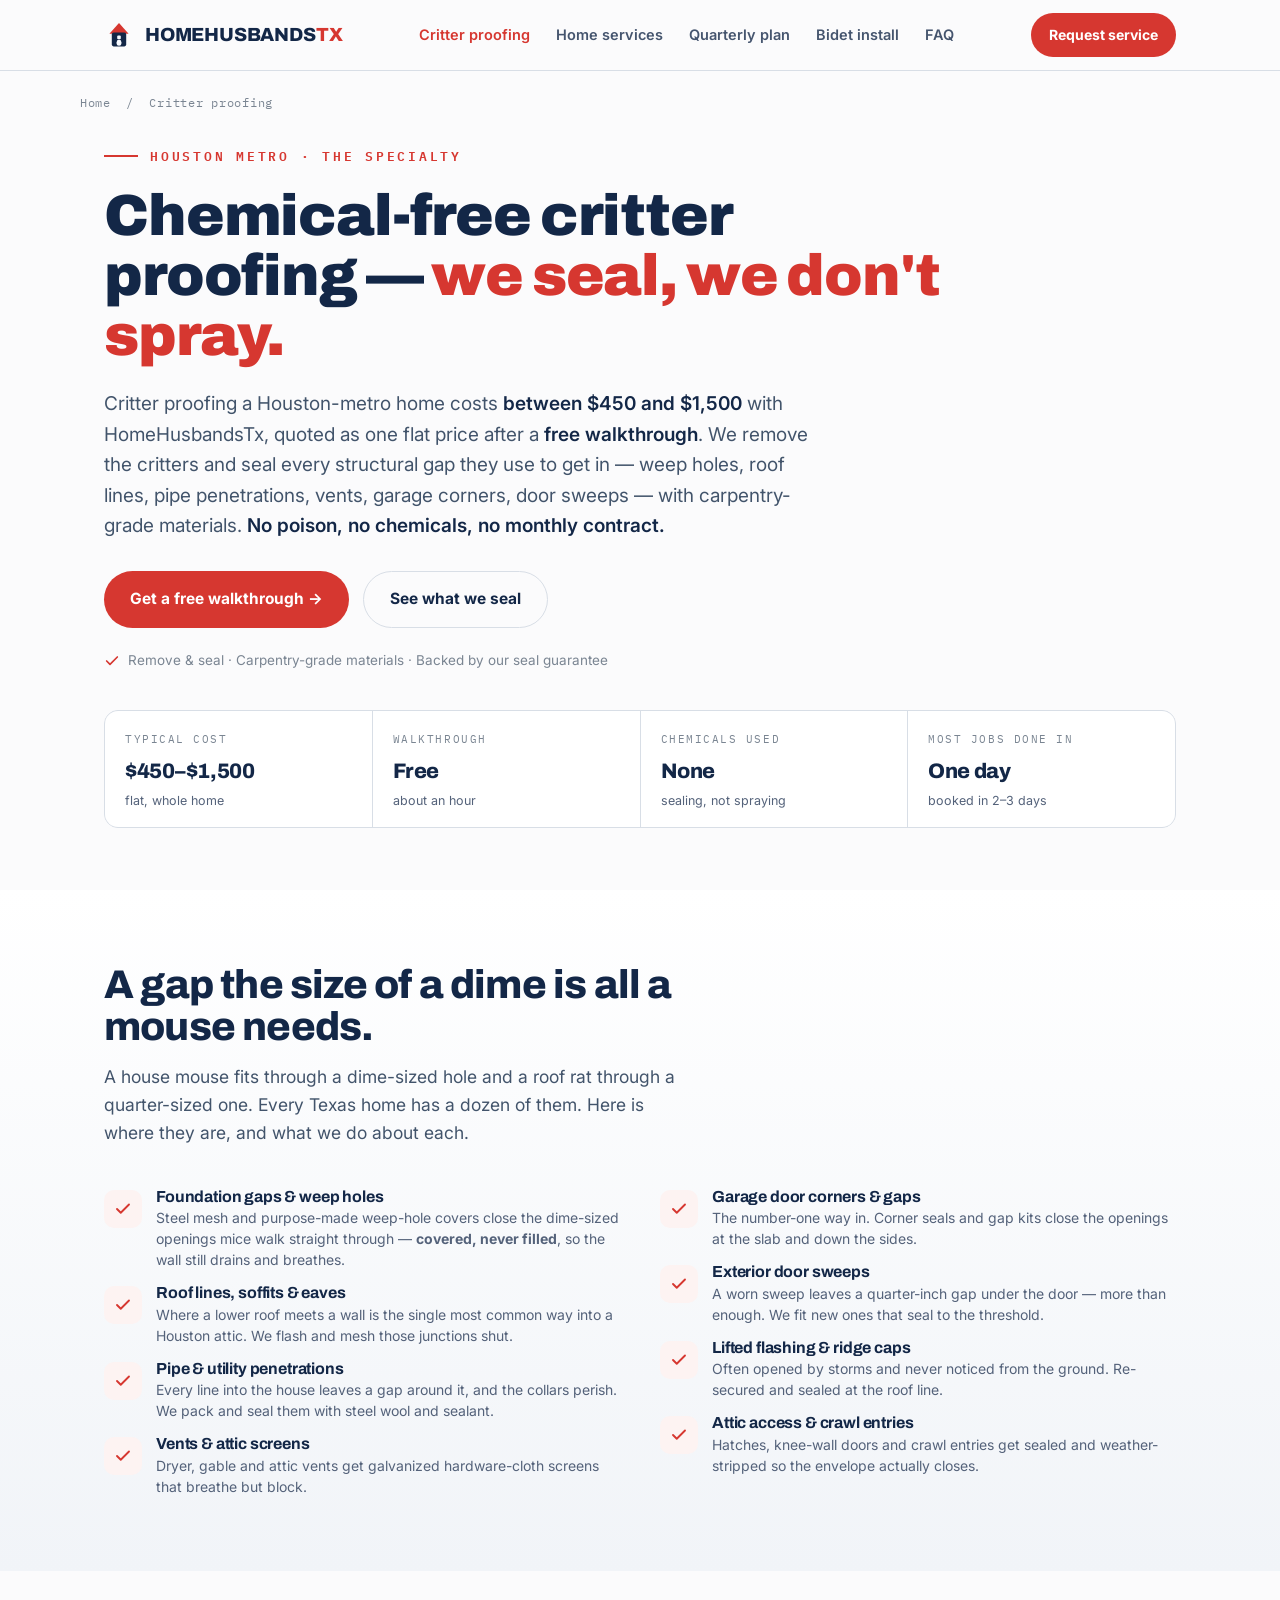
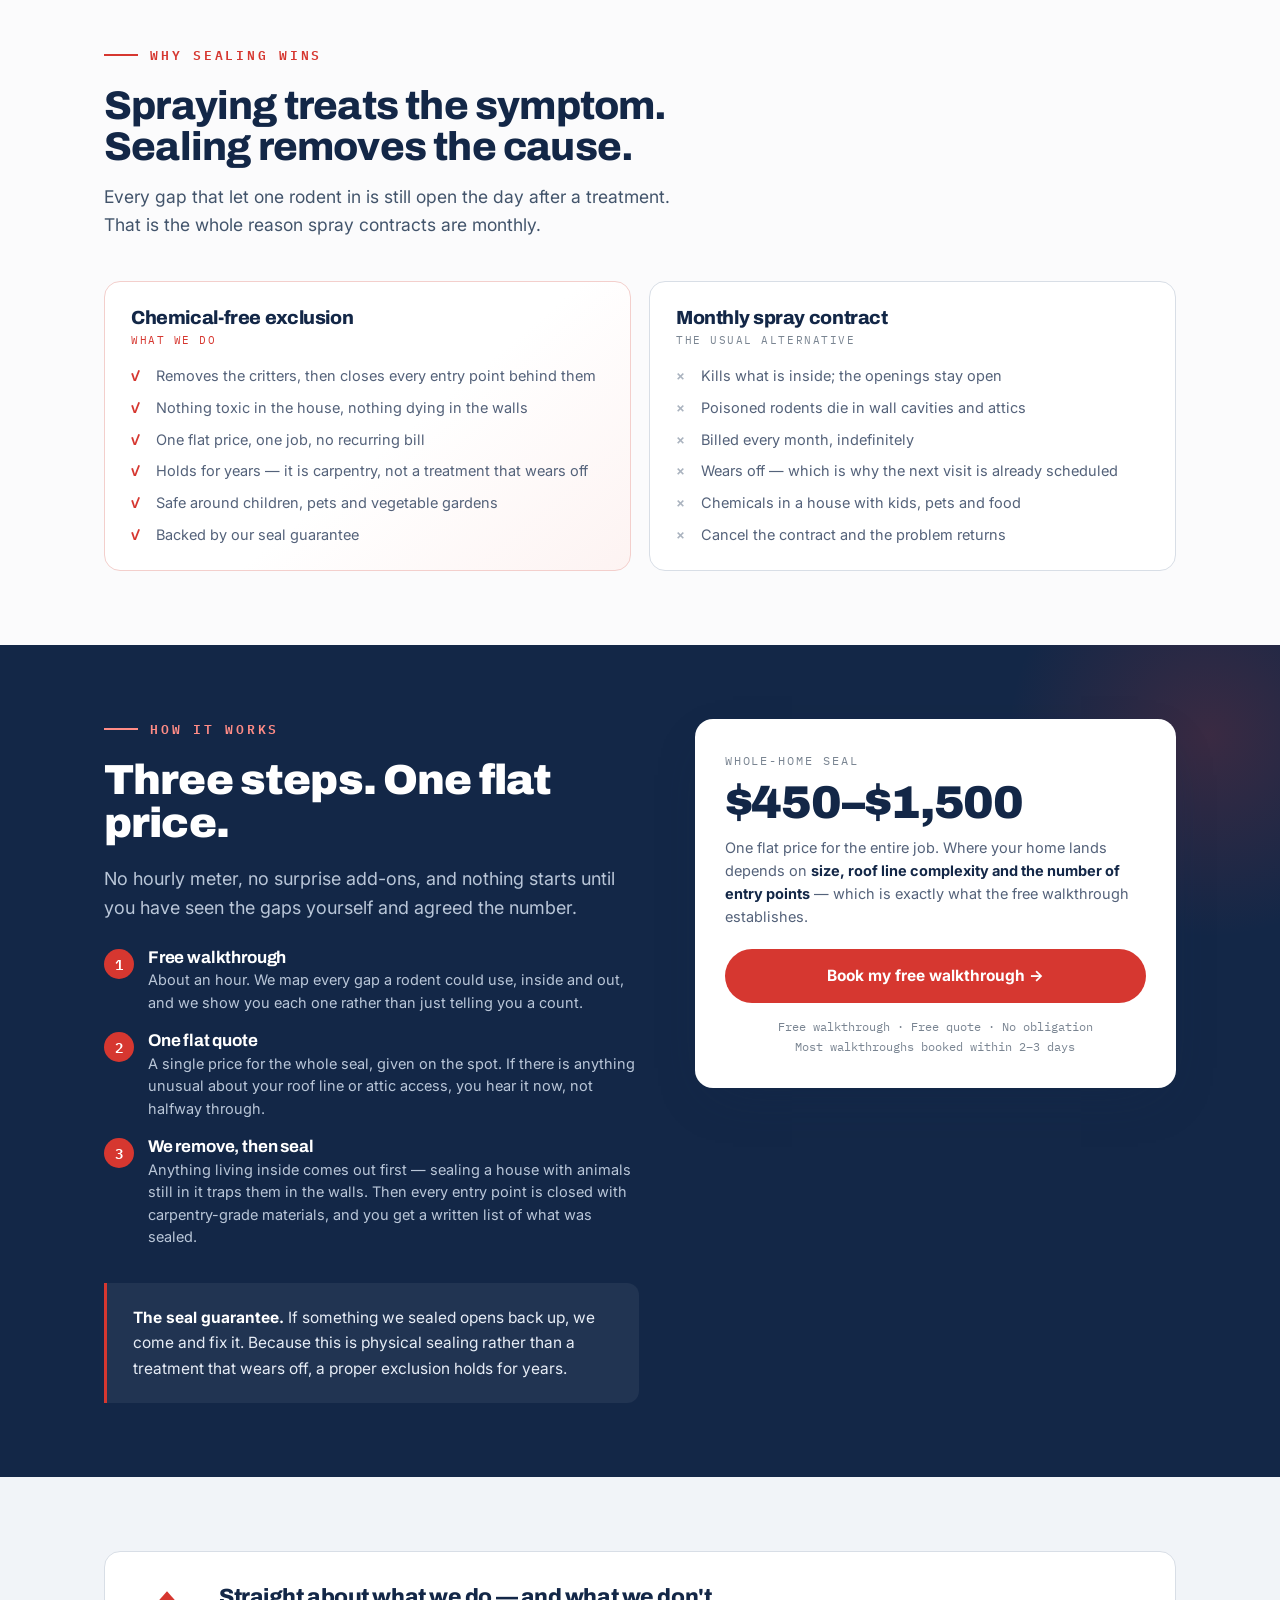
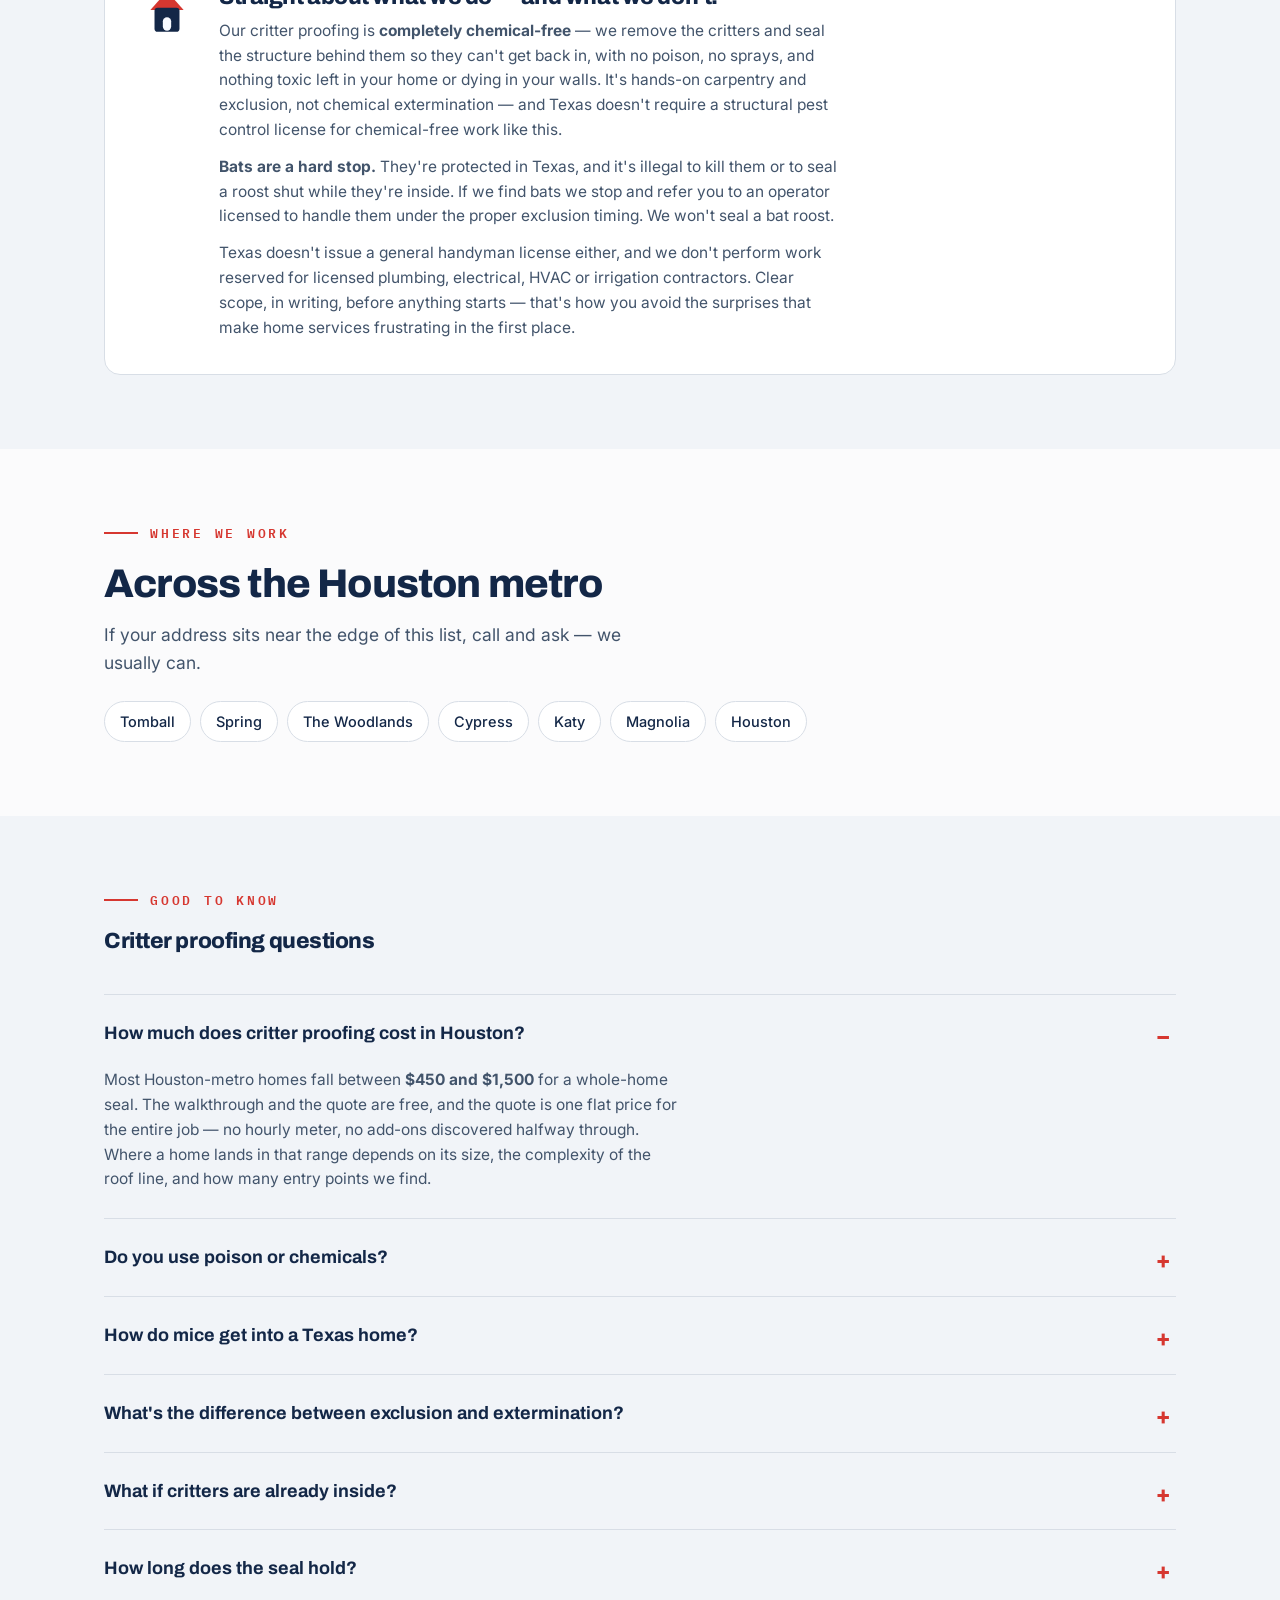
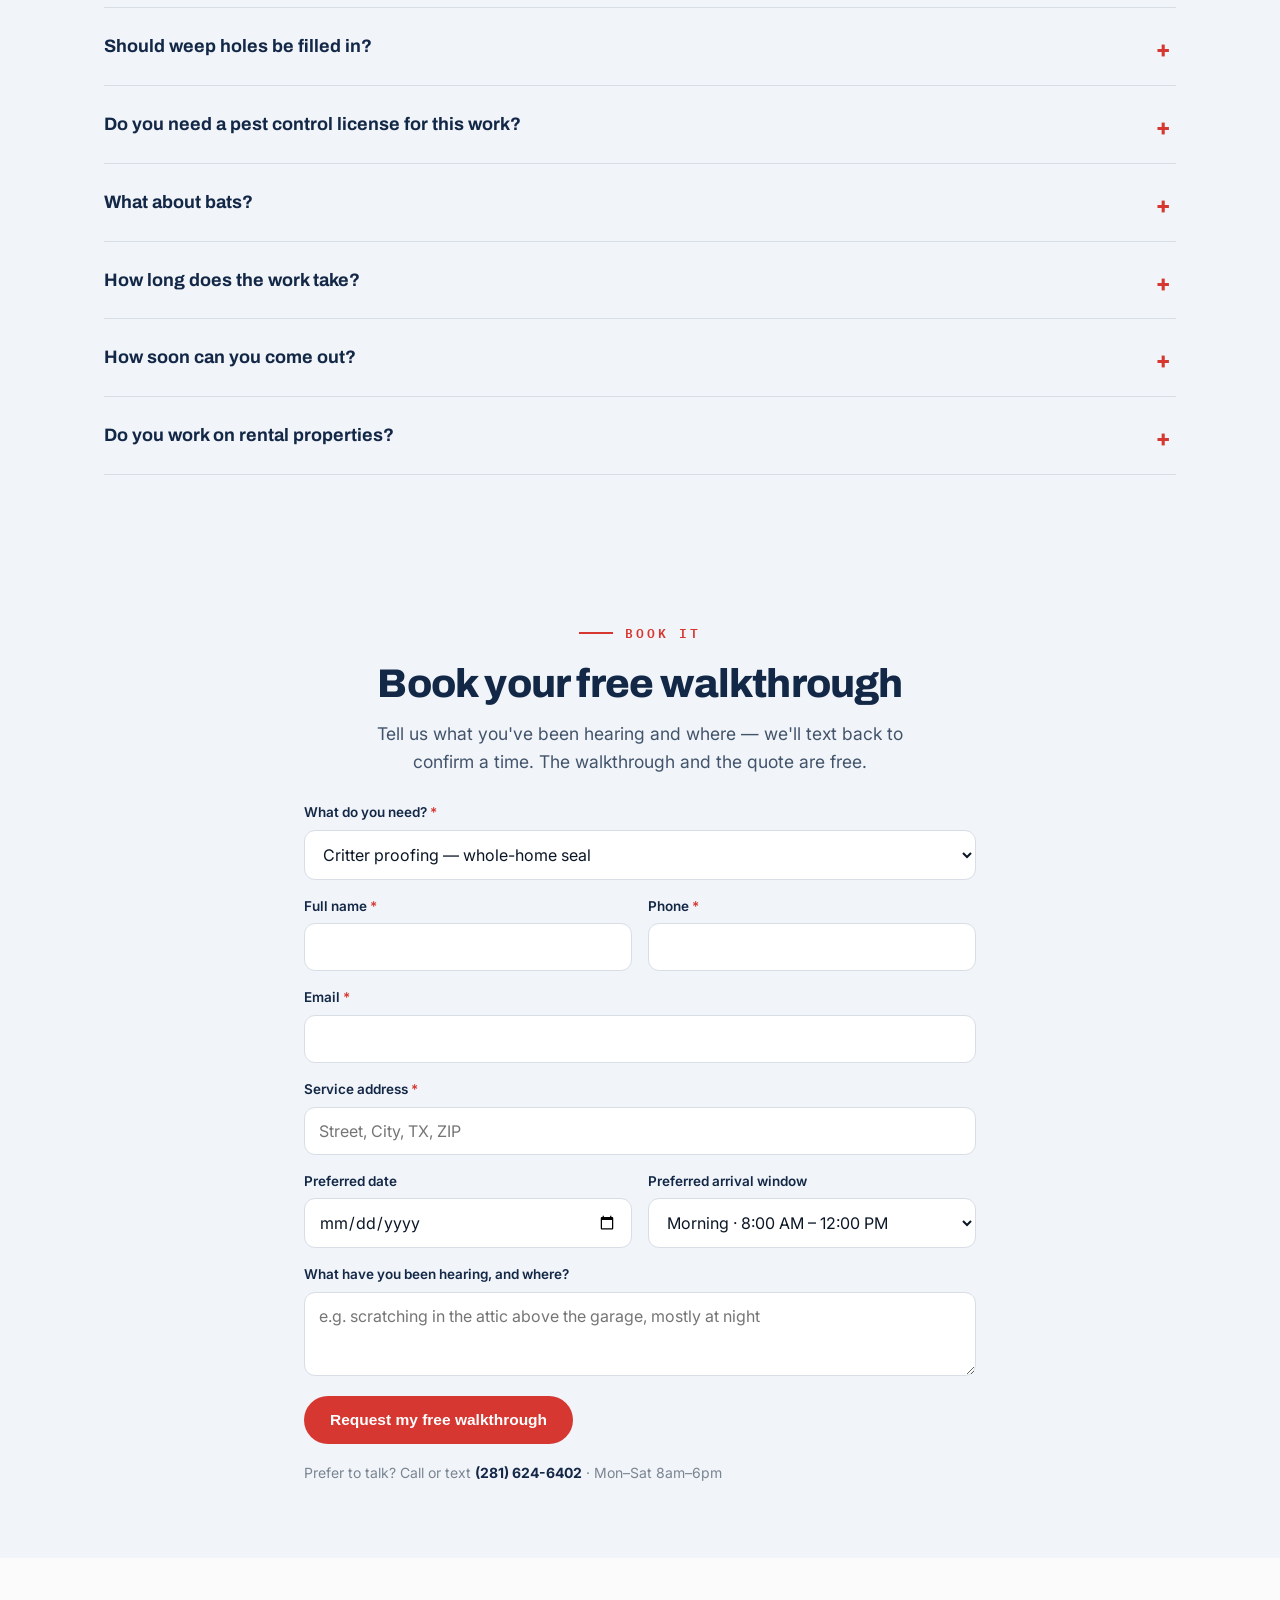
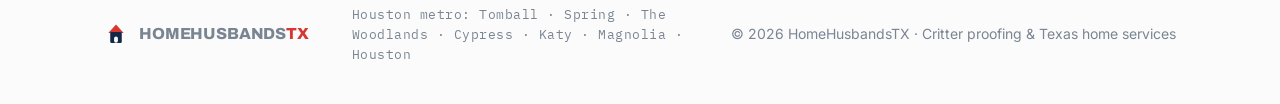
<file: homehusbandstx/site/critter-proofing/index.html>
<!DOCTYPE html>
<html lang="en">
<head>
<meta charset="UTF-8">
<meta name="viewport" content="width=device-width, initial-scale=1.0">
<title>Chemical-Free Critter Proofing in Houston | HomeHusbandsTx</title>
<meta name="description" content="Chemical-free critter proofing across the Houston metro — most homes $450–$1,500 after a free walkthrough. We remove the critters and seal every gap they use, with carpentry-grade materials. No poison, no monthly contract.">
<link rel="canonical" href="https://homehusbandstx.com/critter-proofing/">
<meta name="robots" content="index, follow, max-image-preview:large">
<meta name="theme-color" content="#132747">

<link rel="icon" href="/favicon.ico" sizes="any">
<link rel="apple-touch-icon" href="/apple-touch-icon.png">

<meta property="og:type" content="website">
<meta property="og:site_name" content="HomeHusbandsTx">
<meta property="og:url" content="https://homehusbandstx.com/critter-proofing/">
<meta property="og:title" content="Chemical-Free Critter Proofing in Houston | HomeHusbandsTx">
<meta property="og:description" content="We remove the critters and seal every gap they use to get in — no poison, no chemicals, no monthly contract. Most homes $450–$1,500. Houston metro.">
<meta property="og:image" content="https://homehusbandstx.com/og-image.png">
<meta property="og:image:width" content="1200">
<meta property="og:image:height" content="630">
<meta property="og:image:alt" content="HomeHusbandsTx — chemical-free critter proofing, Houston metro">
<meta property="og:locale" content="en_US">
<meta name="twitter:card" content="summary_large_image">
<meta name="twitter:title" content="Chemical-Free Critter Proofing in Houston | HomeHusbandsTx">
<meta name="twitter:description" content="Remove and seal — no poison, no chemicals, no monthly contract. Most homes $450–$1,500. Houston metro.">
<meta name="twitter:image" content="https://homehusbandstx.com/og-image.png">

<link rel="preconnect" href="https://fonts.googleapis.com">
<link rel="preconnect" href="https://fonts.gstatic.com" crossorigin>
<link href="https://fonts.googleapis.com/css2?family=Archivo:wght@500;600;700;800;900&family=Inter:wght@400;500;600&family=IBM+Plex+Mono:wght@400;500;600&display=swap" rel="stylesheet">
<style>
  :root{
    --navy:#132747; --navy-deep:#0E1D33; --ink:#0B1626;
    --red:#D63730; --red-deep:#B22B25;
    --gray:#7A8592; --gray-line:#D8DEE6;
    --paper:#FBFBFC; --paper-2:#F1F4F8;
    --manila:#E7DFCB; --manila-line:#C9BE9F;
    --tag-ink:#3D4A2E;
    --white:#F7FAFF;
    --shadow:0 18px 50px -20px rgba(19,39,71,.35);
  }
  *{box-sizing:border-box;margin:0;padding:0}
  html{scroll-behavior:smooth}
  body{font-family:'Inter',system-ui,sans-serif;color:var(--navy);background:var(--paper);
    line-height:1.6;-webkit-font-smoothing:antialiased}
  .wrap{max-width:1120px;margin:0 auto;padding:0 24px}
  h1,h2,h3,.display{font-family:'Archivo',sans-serif;line-height:1.03;letter-spacing:-.02em}
  a{color:inherit;text-decoration:none}

  header{position:sticky;top:0;z-index:40;background:rgba(251,251,252,.86);
    backdrop-filter:blur(10px);border-bottom:1px solid var(--gray-line)}
  .nav{display:flex;align-items:center;justify-content:space-between;height:70px}
  .brand{display:flex;align-items:center;gap:11px;font-family:'Archivo';font-weight:800;
    font-size:19px;letter-spacing:-.01em}
  .brand .tx{color:var(--red)}
  .brand svg{display:block}
  .nav-cta{display:inline-flex;align-items:center;gap:8px;background:var(--red);color:#fff;
    font-weight:700;font-size:14px;padding:11px 18px;border-radius:999px;transition:.18s}
  .nav-cta:hover{background:var(--red-deep);transform:translateY(-1px)}
  .nav-links{display:flex;gap:26px;font-weight:600;font-size:14.5px;color:var(--navy)}
  .nav-links a{opacity:.78;transition:.15s}.nav-links a:hover{opacity:1}
  .nav-links a[aria-current]{opacity:1;color:var(--red)}
  @media(max-width:860px){.nav-links{display:none}}

  /* breadcrumb */
  .crumb{font-family:'IBM Plex Mono';font-size:12px;letter-spacing:.06em;color:var(--gray);
    padding:22px 0 0}
  .crumb a:hover{color:var(--red)}

  /* hero */
  .hero{padding:34px 0 62px}
  .eyebrow{font-family:'IBM Plex Mono';font-size:12.5px;letter-spacing:.22em;text-transform:uppercase;
    color:var(--red);font-weight:600;margin-bottom:20px;display:flex;align-items:center;gap:12px}
  .eyebrow::before{content:"";width:34px;height:2px;background:var(--red)}
  .hero h1{font-size:clamp(36px,5vw,58px);font-weight:900;max-width:15em}
  .hero h1 em{font-style:normal;color:var(--red)}
  .hero .answer{font-size:19px;color:#42546b;margin:24px 0 30px;max-width:38em}
  .hero .answer b{color:var(--navy);font-weight:600}
  .btn-row{display:flex;gap:14px;flex-wrap:wrap}
  .btn{display:inline-flex;align-items:center;gap:9px;font-weight:700;font-size:15.5px;
    padding:15px 26px;border-radius:999px;transition:.18s;cursor:pointer;border:none}
  .btn-primary{background:var(--red);color:#fff}
  .btn-primary:hover{background:var(--red-deep);transform:translateY(-2px);box-shadow:0 12px 26px -12px rgba(214,55,48,.6)}
  .btn-ghost{background:transparent;color:var(--navy);border:1.5px solid var(--gray-line)}
  .btn-ghost:hover{border-color:var(--navy);transform:translateY(-2px)}
  .hero-note{margin-top:22px;font-size:13.5px;color:var(--gray);display:flex;gap:8px;align-items:center}

  /* fast facts */
  .facts{display:grid;grid-template-columns:repeat(4,1fr);gap:1px;background:var(--gray-line);
    border:1px solid var(--gray-line);border-radius:14px;overflow:hidden;margin-top:38px}
  .fact{background:#fff;padding:20px 20px 18px}
  .fact .k{font-family:'IBM Plex Mono';font-size:11px;letter-spacing:.14em;text-transform:uppercase;
    color:var(--gray);margin-bottom:7px}
  .fact .v{font-family:'Archivo';font-weight:800;font-size:21px;letter-spacing:-.02em;color:var(--navy)}
  .fact .v small{display:block;font-family:'Inter';font-weight:400;font-size:12.5px;color:#54627a;
    letter-spacing:0;margin-top:3px;line-height:1.4}
  @media(max-width:860px){.facts{grid-template-columns:repeat(2,1fr)}}
  @media(max-width:460px){.facts{grid-template-columns:1fr}}

  section{padding:74px 0}
  .sec-head{max-width:36em;margin-bottom:42px}
  .sec-head h2{font-size:clamp(28px,3.5vw,40px);font-weight:800}
  .sec-head p{color:#42546b;font-size:17.5px;margin-top:16px}

  /* seal list */
  .alt-bg{background:linear-gradient(180deg,#fff,var(--paper-2))}
  .seal-grid{display:grid;grid-template-columns:1fr 1fr;gap:16px 40px}
  .seal-list{list-style:none;display:grid;gap:15px;align-content:start}
  .seal-list li{display:flex;gap:14px;align-items:flex-start}
  .seal-list .ic{flex:none;width:38px;height:38px;border-radius:10px;background:#fdf3f2;
    display:flex;align-items:center;justify-content:center;margin-top:1px}
  .seal-list h3{font-family:'Archivo';font-size:16px;font-weight:700;color:var(--navy);letter-spacing:-.01em}
  .seal-list p{font-size:14px;color:#54627a;margin-top:2px;line-height:1.5}
  @media(max-width:820px){.seal-grid{grid-template-columns:1fr}}

  /* seal vs spray comparison */
  .vs{display:grid;grid-template-columns:1fr 1fr;gap:18px;margin-top:6px}
  .vs-col{border-radius:16px;padding:26px 26px 24px;border:1px solid var(--gray-line);background:#fff}
  .vs-col.ours{background:linear-gradient(140deg,#fff 55%,#fdf3f2);border-color:#f3cfcc}
  .vs-col h3{font-family:'Archivo';font-size:19px;font-weight:800;margin-bottom:4px}
  .vs-col .sub{font-family:'IBM Plex Mono';font-size:11px;letter-spacing:.14em;text-transform:uppercase;
    color:var(--gray);margin-bottom:16px}
  .vs-col.ours .sub{color:var(--red)}
  .vs-col ul{list-style:none;display:grid;gap:10px}
  .vs-col li{display:flex;gap:11px;align-items:flex-start;font-size:14.5px;color:#54627a;line-height:1.5}
  .vs-col li .m{flex:none;font-family:'IBM Plex Mono';font-weight:600;width:14px}
  .vs-col.ours li .m{color:var(--red)}
  .vs-col.theirs li .m{color:#aab3bf}
  @media(max-width:760px){.vs{grid-template-columns:1fr}}

  /* how it works */
  .plan{background:var(--navy);color:var(--white);position:relative;overflow:hidden}
  .plan::after{content:"";position:absolute;right:-140px;top:-120px;width:420px;height:420px;
    background:radial-gradient(circle,rgba(214,55,48,.20),transparent 68%)}
  .plan-grid{display:grid;grid-template-columns:1fr .9fr;gap:56px;align-items:start;position:relative;z-index:2}
  .plan .eyebrow{color:#ff8c86}.plan .eyebrow::before{background:#ff8c86}
  .plan h2{font-size:clamp(28px,3.6vw,42px);font-weight:900;color:#fff}
  .plan .lead{color:#b9c6d8;font-size:18px;margin:20px 0 26px;max-width:30em}
  .how-steps{display:grid;gap:18px;margin:4px 0 0}
  .how-step{display:flex;gap:14px;align-items:flex-start}
  .how-step .n{flex:none;width:30px;height:30px;border-radius:50%;background:var(--red);color:#fff;
    font-family:'IBM Plex Mono';font-weight:600;font-size:14px;display:flex;align-items:center;justify-content:center}
  .how-step h3{font-family:'Archivo';font-size:17px;color:#fff;margin-bottom:3px;letter-spacing:-.01em}
  .how-step p{color:#b9c6d8;font-size:14.5px;line-height:1.55}
  .price-card{background:#fff;color:var(--navy);border-radius:18px;padding:32px 30px;box-shadow:var(--shadow)}
  .price-card .kicker{font-family:'IBM Plex Mono';font-size:12px;letter-spacing:.16em;
    text-transform:uppercase;color:var(--gray)}
  .price-card .amt{font-family:'Archivo';font-weight:900;font-size:46px;letter-spacing:-.03em;
    line-height:1;margin:10px 0 2px}
  .price-card .amt span{font-size:19px;color:var(--gray);font-weight:600}
  .price-card .sub{color:#54627a;font-size:14.5px;margin:10px 0 20px}
  .price-card .sub b{color:var(--navy)}
  .price-card .btn{width:100%;justify-content:center}
  .price-card .note{font-family:'IBM Plex Mono';font-size:12px;color:var(--gray);
    margin-top:14px;text-align:center;line-height:1.6}
  @media(max-width:880px){.plan-grid{grid-template-columns:1fr;gap:40px}}

  /* guarantee */
  .guarantee{margin-top:34px;padding:22px 26px;background:#fdf3f2;border-left:3px solid var(--red);
    border-radius:0 12px 12px 0;font-size:15.5px;color:#5a2a27;line-height:1.65}
  .guarantee b{color:var(--red-deep)}

  /* honesty */
  .honest{background:var(--paper-2)}
  .honest-box{background:#fff;border:1px solid var(--gray-line);border-radius:16px;
    padding:34px 36px;display:grid;grid-template-columns:auto 1fr;gap:26px;align-items:start}
  .honest-box .mark{width:52px;height:52px;flex:none}
  .honest h2{font-size:22px;font-weight:800;margin-bottom:10px}
  .honest p{color:#42546b;font-size:15.5px;max-width:62ch}
  .honest p+p{margin-top:12px}
  @media(max-width:620px){.honest-box{grid-template-columns:1fr}}

  /* areas */
  .areas{display:flex;flex-wrap:wrap;gap:9px;list-style:none;margin-top:6px}
  .areas li{background:#fff;border:1px solid var(--gray-line);padding:8px 15px;border-radius:999px;
    font-size:14.5px;font-weight:500}

  /* faq */
  .faq-list{display:grid;gap:0;border-top:1px solid var(--gray-line)}
  details{border-bottom:1px solid var(--gray-line);padding:4px 0}
  summary{cursor:pointer;list-style:none;padding:20px 40px 20px 0;font-family:'Archivo';
    font-weight:700;font-size:18px;position:relative;transition:.15s}
  summary::-webkit-details-marker{display:none}
  summary::after{content:"+";position:absolute;right:6px;top:18px;font-size:24px;color:var(--red);
    font-family:'IBM Plex Mono';transition:.2s}
  details[open] summary::after{content:"–"}
  summary:hover{color:var(--red)}
  details p{padding:0 40px 22px 0;color:#54627a;font-size:15.5px}
  details p+p{padding-top:0;margin-top:-8px}

  /* booking */
  .book{background:var(--paper-2)}
  .book-in{max-width:720px;margin:0 auto}
  .book form{display:grid;gap:16px;margin-top:8px}
  .frow{display:grid;grid-template-columns:1fr 1fr;gap:16px}
  .ffield{display:flex;flex-direction:column;gap:6px;min-width:0}
  .ffield.full{grid-column:1/-1}
  .book label{font-size:13.5px;font-weight:600;color:var(--navy)}
  .book .req{color:var(--red)}
  .book input,.book select,.book textarea{font-family:'Inter';font-size:16px;padding:13px 14px;
    border:1.5px solid var(--gray-line);border-radius:11px;background:#fff;color:var(--ink);width:100%;min-width:0;max-width:100%}
  .book input:focus,.book select:focus,.book textarea:focus{outline:none;border-color:var(--navy);box-shadow:0 0 0 3px rgba(19,39,71,.08)}
  .book textarea{resize:vertical;min-height:84px}
  .book .btn{justify-self:start;border:none;cursor:pointer;margin-top:4px}
  .call-alt{font-size:14px;color:var(--gray);margin-top:2px}
  .call-alt a{color:var(--navy);font-weight:700}
  .book .ok{display:none;background:#E8F6EC;border:1px solid #BFE6C9;color:#1C6B34;padding:16px 18px;border-radius:12px;font-size:15px;text-align:center;margin-bottom:8px}
  .book .ok.show{display:block}
  @media(max-width:640px){.frow{grid-template-columns:1fr}}

  footer{padding:46px 0 40px;color:var(--gray);font-size:14px}
  .foot-row{display:flex;justify-content:space-between;gap:24px;flex-wrap:wrap;align-items:center}
  .area{font-family:'IBM Plex Mono';font-size:12.5px;letter-spacing:.04em;color:var(--gray);max-width:42ch}

  .rv{opacity:0;transform:translateY(18px);transition:.6s cubic-bezier(.2,.7,.2,1)}
  .rv.in{opacity:1;transform:none}
  @media(prefers-reduced-motion:reduce){.rv{opacity:1;transform:none;transition:none}
    html{scroll-behavior:auto}.btn:hover,.nav-cta:hover{transform:none}}
</style>

<script type="application/ld+json">
{
  "@context": "https://schema.org",
  "@graph": [
    {
      "@type": "Service",
      "@id": "https://homehusbandstx.com/critter-proofing/#service",
      "serviceType": "Chemical-free critter proofing and structural exclusion",
      "name": "Chemical-Free Critter Proofing in Houston",
      "description": "Chemical-free rodent and wildlife exclusion for Houston-metro homes. We remove the critters and seal every structural gap they use to get in — weep holes, roof lines, soffits, pipe penetrations, vents, garage corners and door sweeps — using carpentry-grade materials. No poison, no sprays, no monthly contract. Most homes fall between $450 and $1,500 after a free walkthrough.",
      "url": "https://homehusbandstx.com/critter-proofing/",
      "provider": { "@id": "https://homehusbandstx.com/#business" },
      "areaServed": [
        { "@type": "City", "name": "Tomball", "addressRegion": "TX" },
        { "@type": "City", "name": "Spring", "addressRegion": "TX" },
        { "@type": "City", "name": "The Woodlands", "addressRegion": "TX" },
        { "@type": "City", "name": "Cypress", "addressRegion": "TX" },
        { "@type": "City", "name": "Katy", "addressRegion": "TX" },
        { "@type": "City", "name": "Magnolia", "addressRegion": "TX" },
        { "@type": "City", "name": "Houston", "addressRegion": "TX" }
      ],
      "offers": {
        "@type": "Offer",
        "priceCurrency": "USD",
        "priceSpecification": {
          "@type": "PriceSpecification",
          "minPrice": "450",
          "maxPrice": "1500",
          "priceCurrency": "USD"
        },
        "availability": "https://schema.org/InStock",
        "description": "One flat price for the whole seal, quoted after a free walkthrough. Most homes land between $450 and $1,500 depending on size and number of entry points."
      }
    },
    {
      "@type": "BreadcrumbList",
      "itemListElement": [
        { "@type": "ListItem", "position": 1, "name": "Home", "item": "https://homehusbandstx.com/" },
        { "@type": "ListItem", "position": 2, "name": "Critter proofing", "item": "https://homehusbandstx.com/critter-proofing/" }
      ]
    },
    {
      "@type": "FAQPage",
      "@id": "https://homehusbandstx.com/critter-proofing/#faq",
      "mainEntity": [
        { "@type": "Question", "name": "How much does critter proofing cost in Houston?",
          "acceptedAnswer": { "@type": "Answer", "text": "Most Houston-metro homes fall between $450 and $1,500 for a whole-home seal. The walkthrough and the quote are free, and the quote is one flat price for the entire job — no hourly meter and no add-ons discovered halfway through. Where a home lands in that range depends on its size, the complexity of the roof line, and how many entry points we find." } },
        { "@type": "Question", "name": "Do you use poison or chemicals?",
          "acceptedAnswer": { "@type": "Answer", "text": "No. Our critter proofing is completely chemical-free. We remove the critters and seal the gaps they use to get in, with carpentry-grade materials like steel mesh, hardware cloth and door sweeps. Nothing toxic in your home, nothing dying in your walls, and no monthly spray contract." } },
        { "@type": "Question", "name": "How do mice get into a Texas home?",
          "acceptedAnswer": { "@type": "Answer", "text": "Through gaps that are already there. A house mouse fits through a hole the size of a dime and a roof rat through one the size of a quarter, and every Texas home has a dozen such openings: unscreened weep holes in brick veneer, the junction where a lower roof meets a wall, gaps around plumbing and A/C line penetrations, unscreened gable and dryer vents, garage door corners, and worn exterior door sweeps. They are not chewing through your roof — they are walking through openings that have been there since the house was built." } },
        { "@type": "Question", "name": "What is the difference between exclusion and extermination?",
          "acceptedAnswer": { "@type": "Answer", "text": "Extermination kills the animals that are inside. Exclusion is the construction work that seals the openings so the next ones cannot get in. Extermination without exclusion means paying for repeat visits indefinitely, because the entry points are still open. Exclusion is the permanent half of the job, and it is what we do." } },
        { "@type": "Question", "name": "What if critters are already inside?",
          "acceptedAnswer": { "@type": "Answer", "text": "We remove them and seal the structure behind them — chemical-free — so nothing gets back in. That order matters: sealing a house with animals still inside traps them in the walls, which is a far worse problem than the one you called about." } },
        { "@type": "Question", "name": "How long does the seal hold?",
          "acceptedAnswer": { "@type": "Answer", "text": "Because it is physical sealing rather than a treatment that wears off, a proper exclusion lasts for years. We back it with our seal guarantee — if something we sealed opens back up, we come fix it." } },
        { "@type": "Question", "name": "Should weep holes be filled in?",
          "acceptedAnswer": { "@type": "Answer", "text": "No — never filled solid. Weep holes are deliberate gaps in brick veneer that let the wall cavity drain and breathe, and sealing them shut causes moisture damage behind the brick. The correct fix is a stainless steel or plastic weep-hole cover that blocks mice and roaches while still allowing airflow and drainage. Anyone who offers to caulk your weep holes closed is creating a bigger problem than the one they are solving." } },
        { "@type": "Question", "name": "Do you need a pest control license for this work?",
          "acceptedAnswer": { "@type": "Answer", "text": "Texas does not require a structural pest control license for chemical-free work like this. What we do is carpentry and exclusion — sealing a building envelope — not chemical extermination. We are straight about that scope in writing before any work starts." } },
        { "@type": "Question", "name": "What about bats?",
          "acceptedAnswer": { "@type": "Answer", "text": "Bats are protected in Texas, and it is illegal to kill them or to seal a roost shut while they are inside. If we find bats we stop and refer you to an operator licensed to handle them under the proper exclusion process and timing. We will not seal a bat roost." } },
        { "@type": "Question", "name": "How long does the work take?",
          "acceptedAnswer": { "@type": "Answer", "text": "The free walkthrough takes about an hour. Most whole-home seals are completed in one day; larger homes with complex roof lines and many entry points can run into a second. We tell you which it is when we quote, not after we start." } },
        { "@type": "Question", "name": "How soon can you come out?",
          "acceptedAnswer": { "@type": "Answer", "text": "Most walkthroughs are booked within two to three days across the Houston metro." } },
        { "@type": "Question", "name": "Do you work on rental properties?",
          "acceptedAnswer": { "@type": "Answer", "text": "Yes. A documented seal with a written list of every entry point closed is useful for tenant disputes and insurance claims, and we can send the summary to you and the tenant separately." } }
      ]
    }
  ]
}
</script>
</head>
<body>

<header>
  <div class="wrap nav">
    <a class="brand" href="/" aria-label="HomeHusbandsTX home">
      <svg width="30" height="30" viewBox="0 0 100 100" aria-hidden="true">
        <polygon points="50,10 82,46 18,46" fill="#D63730"/>
        <rect x="26" y="42" width="48" height="46" rx="6" fill="#132747"/>
        <rect x="44" y="52" width="12" height="12" rx="3" fill="#F7FAFF"/>
        <rect x="42" y="66" width="16" height="20" rx="8" fill="#F7FAFF"/>
      </svg>
      <span>HOMEHUSBANDS<span class="tx">TX</span></span>
    </a>
    <nav class="nav-links">
      <a href="/critter-proofing/" aria-current="page">Critter proofing</a>
      <a href="/#services">Home services</a>
      <a href="/#plan">Quarterly plan</a>
      <a href="/bidet-installation-houston/">Bidet install</a>
      <a href="/#faq">FAQ</a>
    </nav>
    <a class="nav-cta" href="#book">Request service</a>
  </div>
</header>

<div class="wrap crumb"><a href="/">Home</a> &nbsp;/&nbsp; Critter proofing</div>

<!-- ============ HERO ============ -->
<section class="hero">
  <div class="wrap">
    <div class="eyebrow">Houston metro · The specialty</div>
    <h1>Chemical-free critter proofing — <em>we seal, we don't spray.</em></h1>
    <p class="answer">Critter proofing a Houston-metro home costs <b>between $450 and $1,500</b> with HomeHusbandsTx, quoted as one flat price after a <b>free walkthrough</b>. We remove the critters and seal every structural gap they use to get in — weep holes, roof lines, pipe penetrations, vents, garage corners, door sweeps — with carpentry-grade materials. <b>No poison, no chemicals, no monthly contract.</b></p>
    <div class="btn-row">
      <a class="btn btn-primary" href="#book">Get a free walkthrough →</a>
      <a class="btn btn-ghost" href="#seal">See what we seal</a>
    </div>
    <div class="hero-note">
      <svg width="16" height="16" viewBox="0 0 24 24" fill="none"><path d="M20 6 9 17l-5-5" stroke="#D63730" stroke-width="2.5" stroke-linecap="round" stroke-linejoin="round"/></svg>
      Remove &amp; seal · Carpentry-grade materials · Backed by our seal guarantee
    </div>

    <div class="facts">
      <div class="fact"><div class="k">Typical cost</div><div class="v">$450–$1,500<small>flat, whole home</small></div></div>
      <div class="fact"><div class="k">Walkthrough</div><div class="v">Free<small>about an hour</small></div></div>
      <div class="fact"><div class="k">Chemicals used</div><div class="v">None<small>sealing, not spraying</small></div></div>
      <div class="fact"><div class="k">Most jobs done in</div><div class="v">One day<small>booked in 2–3 days</small></div></div>
    </div>
  </div>
</section>

<!-- ============ WHAT WE SEAL ============ -->
<section id="seal" class="alt-bg">
  <div class="wrap">
    <div class="sec-head rv">
      <h2>A gap the size of a dime is all a mouse needs.</h2>
      <p>A house mouse fits through a dime-sized hole and a roof rat through a quarter-sized one. Every Texas home has a dozen of them. Here is where they are, and what we do about each.</p>
    </div>

    <div class="seal-grid rv">
      <ul class="seal-list">
        <li>
          <span class="ic"><svg width="18" height="18" viewBox="0 0 24 24" fill="none"><path d="M20 6 9 17l-5-5" stroke="#D63730" stroke-width="2.5" stroke-linecap="round" stroke-linejoin="round"/></svg></span>
          <div><h3>Foundation gaps &amp; weep holes</h3><p>Steel mesh and purpose-made weep-hole covers close the dime-sized openings mice walk straight through — <strong>covered, never filled</strong>, so the wall still drains and breathes.</p></div>
        </li>
        <li>
          <span class="ic"><svg width="18" height="18" viewBox="0 0 24 24" fill="none"><path d="M20 6 9 17l-5-5" stroke="#D63730" stroke-width="2.5" stroke-linecap="round" stroke-linejoin="round"/></svg></span>
          <div><h3>Roof lines, soffits &amp; eaves</h3><p>Where a lower roof meets a wall is the single most common way into a Houston attic. We flash and mesh those junctions shut.</p></div>
        </li>
        <li>
          <span class="ic"><svg width="18" height="18" viewBox="0 0 24 24" fill="none"><path d="M20 6 9 17l-5-5" stroke="#D63730" stroke-width="2.5" stroke-linecap="round" stroke-linejoin="round"/></svg></span>
          <div><h3>Pipe &amp; utility penetrations</h3><p>Every line into the house leaves a gap around it, and the collars perish. We pack and seal them with steel wool and sealant.</p></div>
        </li>
        <li>
          <span class="ic"><svg width="18" height="18" viewBox="0 0 24 24" fill="none"><path d="M20 6 9 17l-5-5" stroke="#D63730" stroke-width="2.5" stroke-linecap="round" stroke-linejoin="round"/></svg></span>
          <div><h3>Vents &amp; attic screens</h3><p>Dryer, gable and attic vents get galvanized hardware-cloth screens that breathe but block.</p></div>
        </li>
      </ul>
      <ul class="seal-list">
        <li>
          <span class="ic"><svg width="18" height="18" viewBox="0 0 24 24" fill="none"><path d="M20 6 9 17l-5-5" stroke="#D63730" stroke-width="2.5" stroke-linecap="round" stroke-linejoin="round"/></svg></span>
          <div><h3>Garage door corners &amp; gaps</h3><p>The number-one way in. Corner seals and gap kits close the openings at the slab and down the sides.</p></div>
        </li>
        <li>
          <span class="ic"><svg width="18" height="18" viewBox="0 0 24 24" fill="none"><path d="M20 6 9 17l-5-5" stroke="#D63730" stroke-width="2.5" stroke-linecap="round" stroke-linejoin="round"/></svg></span>
          <div><h3>Exterior door sweeps</h3><p>A worn sweep leaves a quarter-inch gap under the door — more than enough. We fit new ones that seal to the threshold.</p></div>
        </li>
        <li>
          <span class="ic"><svg width="18" height="18" viewBox="0 0 24 24" fill="none"><path d="M20 6 9 17l-5-5" stroke="#D63730" stroke-width="2.5" stroke-linecap="round" stroke-linejoin="round"/></svg></span>
          <div><h3>Lifted flashing &amp; ridge caps</h3><p>Often opened by storms and never noticed from the ground. Re-secured and sealed at the roof line.</p></div>
        </li>
        <li>
          <span class="ic"><svg width="18" height="18" viewBox="0 0 24 24" fill="none"><path d="M20 6 9 17l-5-5" stroke="#D63730" stroke-width="2.5" stroke-linecap="round" stroke-linejoin="round"/></svg></span>
          <div><h3>Attic access &amp; crawl entries</h3><p>Hatches, knee-wall doors and crawl entries get sealed and weather-stripped so the envelope actually closes.</p></div>
        </li>
      </ul>
    </div>
  </div>
</section>

<!-- ============ SEAL VS SPRAY ============ -->
<section>
  <div class="wrap">
    <div class="sec-head rv">
      <div class="eyebrow">Why sealing wins</div>
      <h2>Spraying treats the symptom. Sealing removes the cause.</h2>
      <p>Every gap that let one rodent in is still open the day after a treatment. That is the whole reason spray contracts are monthly.</p>
    </div>
    <div class="vs rv">
      <div class="vs-col ours">
        <h3>Chemical-free exclusion</h3>
        <div class="sub">What we do</div>
        <ul>
          <li><span class="m">✓</span><span>Removes the critters, then closes every entry point behind them</span></li>
          <li><span class="m">✓</span><span>Nothing toxic in the house, nothing dying in the walls</span></li>
          <li><span class="m">✓</span><span>One flat price, one job, no recurring bill</span></li>
          <li><span class="m">✓</span><span>Holds for years — it is carpentry, not a treatment that wears off</span></li>
          <li><span class="m">✓</span><span>Safe around children, pets and vegetable gardens</span></li>
          <li><span class="m">✓</span><span>Backed by our seal guarantee</span></li>
        </ul>
      </div>
      <div class="vs-col theirs">
        <h3>Monthly spray contract</h3>
        <div class="sub">The usual alternative</div>
        <ul>
          <li><span class="m">×</span><span>Kills what is inside; the openings stay open</span></li>
          <li><span class="m">×</span><span>Poisoned rodents die in wall cavities and attics</span></li>
          <li><span class="m">×</span><span>Billed every month, indefinitely</span></li>
          <li><span class="m">×</span><span>Wears off — which is why the next visit is already scheduled</span></li>
          <li><span class="m">×</span><span>Chemicals in a house with kids, pets and food</span></li>
          <li><span class="m">×</span><span>Cancel the contract and the problem returns</span></li>
        </ul>
      </div>
    </div>
  </div>
</section>

<!-- ============ HOW IT WORKS ============ -->
<section class="plan">
  <div class="wrap plan-grid">
    <div class="rv">
      <div class="eyebrow">How it works</div>
      <h2>Three steps. One flat price.</h2>
      <p class="lead">No hourly meter, no surprise add-ons, and nothing starts until you have seen the gaps yourself and agreed the number.</p>
      <div class="how-steps">
        <div class="how-step"><span class="n">1</span><div><h3>Free walkthrough</h3><p>About an hour. We map every gap a rodent could use, inside and out, and we show you each one rather than just telling you a count.</p></div></div>
        <div class="how-step"><span class="n">2</span><div><h3>One flat quote</h3><p>A single price for the whole seal, given on the spot. If there is anything unusual about your roof line or attic access, you hear it now, not halfway through.</p></div></div>
        <div class="how-step"><span class="n">3</span><div><h3>We remove, then seal</h3><p>Anything living inside comes out first — sealing a house with animals still in it traps them in the walls. Then every entry point is closed with carpentry-grade materials, and you get a written list of what was sealed.</p></div></div>
      </div>
      <div class="guarantee" style="background:rgba(255,255,255,.06);border-left-color:var(--red);color:#e6ecf5">
        <b style="color:#fff">The seal guarantee.</b> If something we sealed opens back up, we come and fix it. Because this is physical sealing rather than a treatment that wears off, a proper exclusion holds for years.
      </div>
    </div>

    <div class="price-card rv">
      <div class="kicker">Whole-home seal</div>
      <div class="amt">$450–$1,500</div>
      <div class="sub">One flat price for the entire job. Where your home lands depends on <b>size, roof line complexity and the number of entry points</b> — which is exactly what the free walkthrough establishes.</div>
      <a class="btn btn-primary" href="#book">Book my free walkthrough →</a>
      <div class="note">Free walkthrough · Free quote · No obligation<br>Most walkthroughs booked within 2–3 days</div>
    </div>
  </div>
</section>

<!-- ============ HONESTY ============ -->
<section class="honest">
  <div class="wrap">
    <div class="honest-box rv">
      <svg class="mark" viewBox="0 0 100 100" aria-hidden="true">
        <polygon points="50,10 82,46 18,46" fill="#D63730"/>
        <rect x="26" y="42" width="48" height="46" rx="6" fill="#132747"/>
        <rect x="42" y="60" width="16" height="26" rx="8" fill="#F7FAFF"/>
      </svg>
      <div>
        <h2>Straight about what we do — and what we don't.</h2>
        <p>Our critter proofing is <strong>completely chemical-free</strong> — we remove the critters and seal the structure behind them so they can't get back in, with no poison, no sprays, and nothing toxic left in your home or dying in your walls. It's hands-on carpentry and exclusion, not chemical extermination — and Texas doesn't require a structural pest control license for chemical-free work like this.</p>
        <p><strong>Bats are a hard stop.</strong> They're protected in Texas, and it's illegal to kill them or to seal a roost shut while they're inside. If we find bats we stop and refer you to an operator licensed to handle them under the proper exclusion timing. We won't seal a bat roost.</p>
        <p>Texas doesn't issue a general handyman license either, and we don't perform work reserved for licensed plumbing, electrical, HVAC or irrigation contractors. Clear scope, in writing, before anything starts — that's how you avoid the surprises that make home services frustrating in the first place.</p>
      </div>
    </div>
  </div>
</section>

<!-- ============ AREAS ============ -->
<section>
  <div class="wrap">
    <div class="sec-head rv" style="margin-bottom:24px">
      <div class="eyebrow">Where we work</div>
      <h2>Across the Houston metro</h2>
      <p>If your address sits near the edge of this list, call and ask — we usually can.</p>
    </div>
    <ul class="areas rv">
      <li>Tomball</li><li>Spring</li><li>The Woodlands</li><li>Cypress</li>
      <li>Katy</li><li>Magnolia</li><li>Houston</li>
    </ul>
  </div>
</section>

<!-- ============ FAQ ============ -->
<section id="faq" class="honest">
  <div class="wrap">
    <div class="sec-head rv">
      <div class="eyebrow">Good to know</div>
      <h2>Critter proofing questions</h2>
    </div>
    <div class="faq-list rv">
      <details open>
        <summary>How much does critter proofing cost in Houston?</summary>
        <p>Most Houston-metro homes fall between <strong>$450 and $1,500</strong> for a whole-home seal. The walkthrough and the quote are free, and the quote is one flat price for the entire job — no hourly meter, no add-ons discovered halfway through. Where a home lands in that range depends on its size, the complexity of the roof line, and how many entry points we find.</p>
      </details>
      <details>
        <summary>Do you use poison or chemicals?</summary>
        <p>No. Our critter proofing is completely chemical-free. We remove the critters and seal the gaps they use to get in, with carpentry-grade materials like steel mesh, hardware cloth and door sweeps. Nothing toxic in your home, nothing dying in your walls, and no monthly spray contract.</p>
      </details>
      <details>
        <summary>How do mice get into a Texas home?</summary>
        <p>Through gaps that are already there. A house mouse fits through a hole the size of a dime and a roof rat through one the size of a quarter — and every Texas home has a dozen of them: unscreened weep holes in brick veneer, the junction where a lower roof meets a wall, gaps around plumbing and A/C line penetrations, unscreened gable and dryer vents, garage door corners, worn door sweeps.</p>
        <p>They aren't chewing through your roof. They're walking through openings that have been there since the house was built, or since the last storm.</p>
      </details>
      <details>
        <summary>What's the difference between exclusion and extermination?</summary>
        <p>Extermination kills the animals that are inside. Exclusion is the construction work that seals the openings so the next ones can't get in. Extermination without exclusion means paying for repeat visits indefinitely, because the entry points are still open. Exclusion is the permanent half of the job — and it's what we do.</p>
      </details>
      <details>
        <summary>What if critters are already inside?</summary>
        <p>We remove them and seal the structure behind them — chemical-free — so nothing gets back in. That order matters: sealing a house with animals still inside traps them in the walls, which is a far worse problem than the one you called about.</p>
      </details>
      <details>
        <summary>How long does the seal hold?</summary>
        <p>Because it's physical sealing rather than a treatment that wears off, a proper exclusion lasts for years — and we back it with our seal guarantee. If something we sealed opens back up, we come fix it.</p>
      </details>
      <details>
        <summary>Should weep holes be filled in?</summary>
        <p>No — never filled solid. Weep holes are deliberate gaps in brick veneer that let the wall cavity drain and breathe, and sealing them shut causes moisture damage behind the brick. The correct fix is a stainless steel or plastic weep-hole cover that blocks mice and roaches while still allowing airflow and drainage.</p>
        <p>Anyone offering to caulk your weep holes closed is creating a bigger problem than the one they're solving.</p>
      </details>
      <details>
        <summary>Do you need a pest control license for this work?</summary>
        <p>Texas doesn't require a structural pest control license for chemical-free work like this. What we do is carpentry and exclusion — sealing a building envelope — not chemical extermination. We put that scope in writing before any work starts.</p>
      </details>
      <details>
        <summary>What about bats?</summary>
        <p>Bats are protected in Texas, and it's illegal to kill them or seal a roost shut while they're inside. If we find bats we stop and refer you to an operator licensed to handle them under the proper exclusion process and timing. We won't seal a bat roost.</p>
      </details>
      <details>
        <summary>How long does the work take?</summary>
        <p>The free walkthrough takes about an hour. Most whole-home seals are done in one day; larger homes with complex roof lines and many entry points can run into a second. We tell you which it is when we quote, not after we start.</p>
      </details>
      <details>
        <summary>How soon can you come out?</summary>
        <p>Most walkthroughs are booked within two to three days across the Houston metro.</p>
      </details>
      <details>
        <summary>Do you work on rental properties?</summary>
        <p>Yes. A documented seal with a written list of every entry point closed is useful for tenant disputes and insurance claims, and we can send the summary to you and the tenant separately.</p>
      </details>
    </div>
  </div>
</section>

<!-- ============ BOOKING ============ -->
<section class="book" id="book">
  <div class="wrap book-in">
    <div class="sec-head rv" style="text-align:center;margin:0 auto 26px;max-width:34em">
      <div class="eyebrow" style="justify-content:center">Book it</div>
      <h2>Book your free walkthrough</h2>
      <p>Tell us what you've been hearing and where — we'll text back to confirm a time. The walkthrough and the quote are free.</p>
    </div>
    <div class="ok" id="ok">Thanks! We've got your request. We'll text to confirm your walkthrough time.</div>
    <form id="svcForm" method="POST" name="service-request" data-netlify="true" netlify-honeypot="bot-field" novalidate>
      <input type="hidden" name="form-name" value="service-request">
      <p hidden><label>Don't fill this out if you're human: <input name="bot-field"></label></p>
      <div class="ffield full"><label>What do you need? <span class="req">*</span></label>
        <select name="service" required>
          <option value="Critter proofing — whole-home seal" selected>Critter proofing — whole-home seal</option>
          <option>Critter proofing — single area / spot seal</option>
          <option>Quarterly Maintenance Plan — $199 per visit</option>
          <option>Quarterly Maintenance Plan — prepaid year, $716 (save 10%, non-refundable)</option>
          <option>AC drain-line flush — $49</option>
          <option>Dryer vent cleaning — $99</option>
          <option>AC filter replacement — $89</option>
          <option>Smoke &amp; CO detector service — $49</option>
          <option>Garbage disposal reset &amp; check — free with any visit</option>
          <option>Attic inspection — free with any visit</option>
          <option>Bidet installation</option>
          <option>Multiple / not sure</option>
        </select>
      </div>
      <div class="frow">
        <div class="ffield"><label>Full name <span class="req">*</span></label><input name="name" required></div>
        <div class="ffield"><label>Phone <span class="req">*</span></label><input name="phone" type="tel" required></div>
      </div>
      <div class="ffield full"><label>Email <span class="req">*</span></label><input name="email" type="email" required></div>
      <div class="ffield full"><label>Service address <span class="req">*</span></label><input name="address" placeholder="Street, City, TX, ZIP" required></div>
      <div class="frow">
        <div class="ffield"><label>Preferred date</label><input name="date" id="svcDate" type="date"></div>
        <div class="ffield"><label>Preferred arrival window</label>
          <select name="window"><option>Morning · 8:00 AM – 12:00 PM</option><option>Midday · 12:00 PM – 4:00 PM</option><option>Afternoon · 2:00 PM – 6:00 PM</option><option>Flexible · earliest available</option></select>
        </div>
      </div>
      <div class="ffield full"><label>What have you been hearing, and where?</label><textarea name="notes" placeholder="e.g. scratching in the attic above the garage, mostly at night"></textarea></div>
      <button class="btn btn-primary" type="submit" id="svcSubmit">Request my free walkthrough</button>
      <p class="call-alt">Prefer to talk? Call or text <a href="tel:+12816246402">(281) 624-6402</a> · Mon–Sat 8am–6pm</p>
    </form>
  </div>
</section>

<footer>
  <div class="wrap foot-row">
    <a class="brand" href="/" style="font-size:16px">
      <svg width="24" height="24" viewBox="0 0 100 100" aria-hidden="true">
        <polygon points="50,10 82,46 18,46" fill="#D63730"/>
        <rect x="26" y="42" width="48" height="46" rx="6" fill="#132747"/>
        <rect x="42" y="60" width="16" height="26" rx="8" fill="#F7FAFF"/>
      </svg>
      <span>HOMEHUSBANDS<span class="tx">TX</span></span>
    </a>
    <div class="area">Houston metro: Tomball · Spring · The Woodlands · Cypress · Katy · Magnolia · Houston</div>
    <div>© <span id="yr"></span> HomeHusbandsTX · Critter proofing &amp; Texas home services</div>
  </div>
</footer>

<script>
  document.getElementById('yr').textContent = new Date().getFullYear();
  const io = new IntersectionObserver((es)=>{es.forEach(e=>{if(e.isIntersecting){e.target.classList.add('in');io.unobserve(e.target)}})},{threshold:.12});
  document.querySelectorAll('.rv').forEach((el,i)=>{el.style.transitionDelay=(i%4*60)+'ms';io.observe(el)});

  const svcForm=document.getElementById('svcForm');
  if(svcForm){
    const sd=document.getElementById('svcDate');
    if(sd){ sd.min=new Date().toISOString().split('T')[0];
      sd.addEventListener('change',()=>{ if(!sd.value)return; const [y,m,d]=sd.value.split('-').map(Number);
        if(new Date(y,m-1,d).getDay()===0){ alert("We're closed Sundays — please choose Monday through Saturday."); sd.value=''; } }); }
    svcForm.addEventListener('submit',e=>{
      e.preventDefault();
      const req=['service','name','phone','email','address'];
      for(const k of req){ const el=svcForm.elements[k]; if(!el.value.trim()){ el.focus(); el.style.borderColor='#D63730'; return; } el.style.borderColor=''; }
      const btn=document.getElementById('svcSubmit'); btn.disabled=true; btn.textContent='Sending…';
      const data=new URLSearchParams(new FormData(svcForm)).toString();
      fetch('/',{method:'POST',headers:{'Content-Type':'application/x-www-form-urlencoded'},body:data})
        .then(()=>{ const ok=document.getElementById('ok'); ok.classList.add('show'); svcForm.reset();
          ok.scrollIntoView({behavior:'smooth',block:'center'}); })
        .catch(()=>{ alert('Something went wrong — please call or text (281) 624-6402.'); })
        .finally(()=>{ btn.disabled=false; btn.textContent='Request my free walkthrough'; });
    });
  }
</script>

</body>
</html>
</file>
